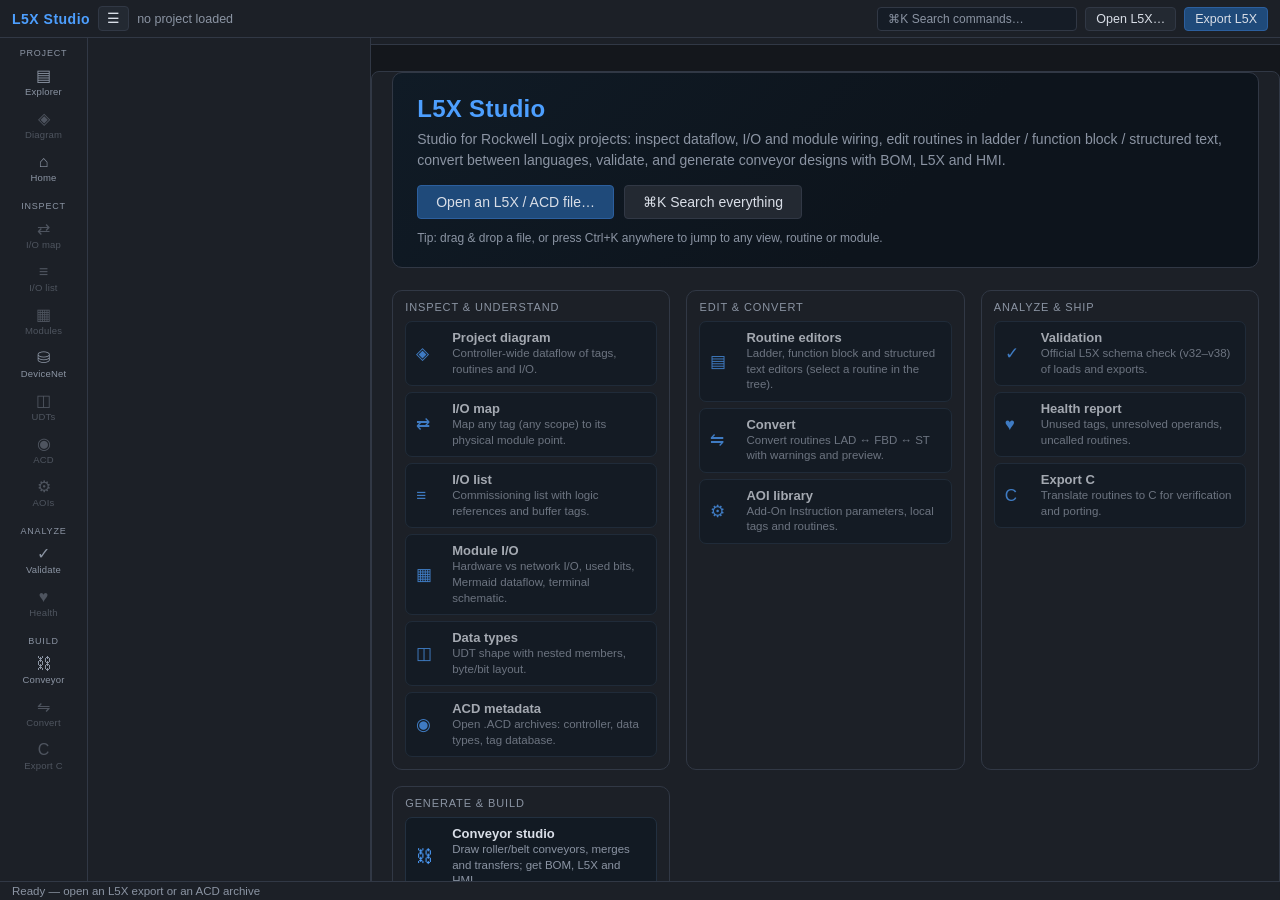
<file: index.html>
<!DOCTYPE html>
<html lang="en">
<head>
<meta charset="UTF-8">
<meta name="viewport" content="width=device-width, initial-scale=1">
<title>L5X Studio &mdash; Dataflow, UDT &amp; I/O Mapping for RSLogix 5000 Exports</title>
<link rel="stylesheet" href="css/styles.css">
</head>
<body>
<div id="app"></div>
<script>
/* global `root` used by the UMD modules' browser fallback path */
var root = typeof self !== "undefined" ? self : this;
</script>
<script src="js/util.js"></script>
<script src="js/xml.js"></script>
<script src="js/operands.js"></script>
<script src="js/ir.js"></script>
<script src="js/rll-parse.js"></script>
<script src="js/rll-serialize.js"></script>
<script src="js/st-parse.js"></script>
<script src="js/st-serialize.js"></script>
<script src="js/lang-convert.js"></script>
<script src="js/fbd-parse.js"></script>
<script src="js/fbd-serialize.js"></script>
<script src="js/fbd-convert.js"></script>
<script src="js/dataflow.js"></script>
<script src="js/l5x-model.js"></script>
<script src="js/resolve.js"></script>
<script src="js/io-map.js"></script>
<script src="js/graph-layout.js"></script>
<script src="js/render/svg.js"></script>
<script src="js/render/udt.js"></script>
<script src="js/render/diagram.js"></script>
<script src="js/render/ladder.js"></script>
<script src="js/render/fbd.js"></script>
<script src="js/ui/editor-st.js"></script>
<script src="js/ui/iopanel.js"></script>
<script src="js/ui/convert.js"></script>
<script src="js/export.js"></script>
<script src="js/schema-validate.js"></script>
<script src="js/io-list.js"></script>
<script src="js/l5k-data.js"></script>
<script src="js/codegen-c.js"></script>
<script src="js/health.js"></script>
<script src="js/acd.js"></script>
<script src="js/ui/validation-panel.js"></script>
<script src="js/ui/iolist-panel.js"></script>
<script src="js/ui/health-panel.js"></script>
<script src="js/dnet.js"></script>
  <script src="js/module-usage.js"></script>
  <script src="js/mermaid-render.js"></script>
  <script src="js/ui/aoi-panel.js"></script>
<script src="js/ui/acd-panel.js"></script>
<script src="js/data/schema-v32.js"></script>
<script src="js/data/schema-v33.js"></script>
<script src="js/data/schema-v34.js"></script>
<script src="js/data/schema-v35.js"></script>
<script src="js/data/schema-v36.js"></script>
<script src="js/data/schema-v37.js"></script>
<script src="js/data/schema-v38.js"></script>
<script src="js/conveyor/model.js"></script>
<script src="js/conveyor/designer2d.js"></script>
<script src="js/conveyor/render3d.js"></script>
<script src="js/conveyor/parts.js"></script>
<script src="js/data/parts-catalog.js"></script>
<script src="js/data/conveyor-templates.js"></script>
<script src="js/conveyor/l5xgen.js"></script>
<script src="js/conveyor/hmi.js"></script>
<script src="js/ui/conveyor-panel.js"></script>
<script src="js/ui/module-panel.js"></script>
  <script src="js/dnet-html.js"></script>
  <script src="js/ui/zoom-view.js"></script>
  <script src="js/ui/dnet-panel.js"></script>
  <script src="js/ui/app.js"></script>
<script>
document.addEventListener("DOMContentLoaded", function () {
  window.app = new L5XStudio.App(document.getElementById("app"));
});
</script>
</body>
</html>
</file>
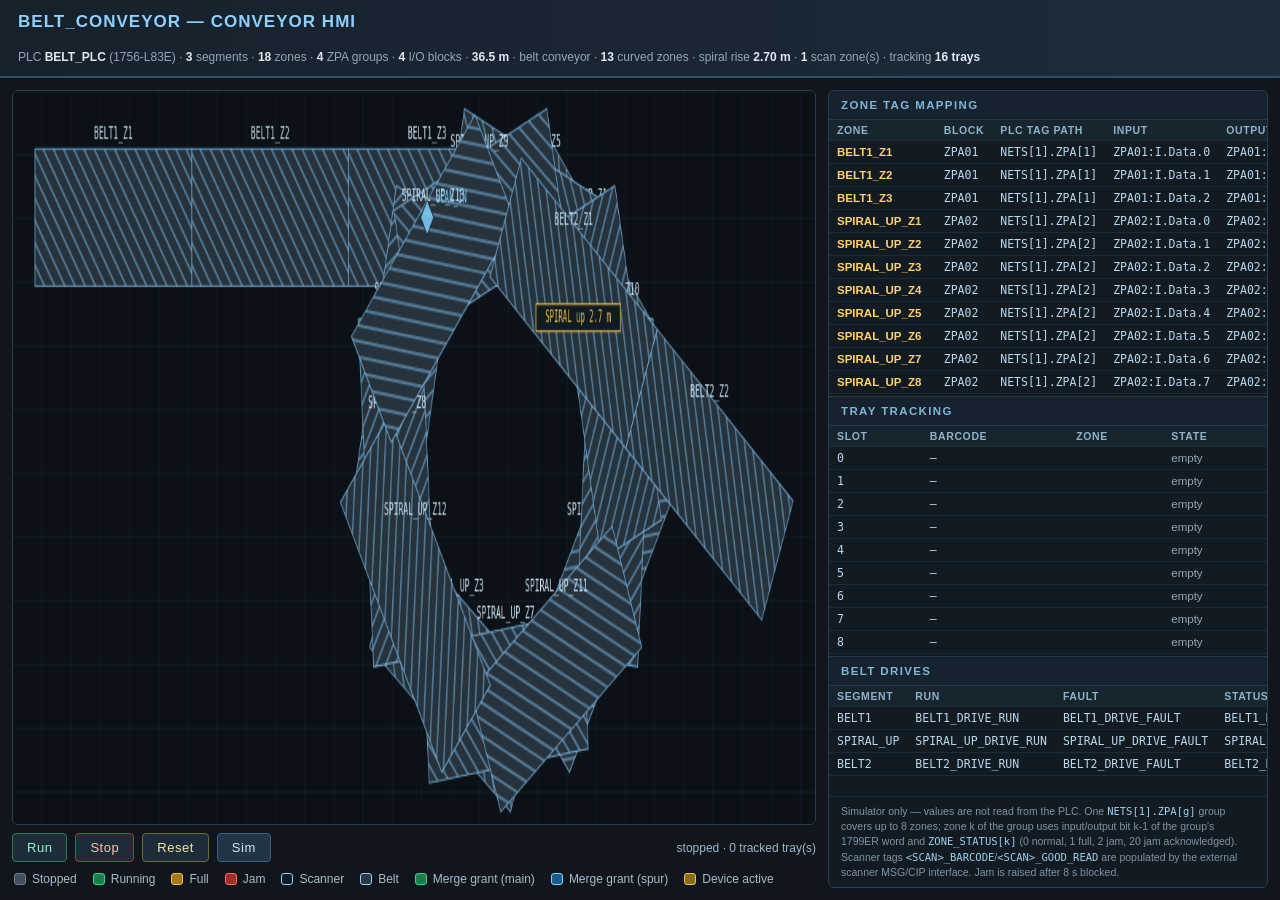
<file: demo/conveyor/BELT_CONVEYOR-hmi.html>
<!DOCTYPE html>
<html lang="en">
<head>
<meta charset="utf-8">
<meta name="viewport" content="width=device-width, initial-scale=1">
<title>BELT_CONVEYOR HMI</title>
<style>html,body{margin:0;padding:0;height:100%;background:#10161c;color:#d7e2ec;font-family:Consolas,'Segoe UI',Roboto,Arial,sans-serif;}*{box-sizing:border-box;}.hmi{display:flex;flex-direction:column;height:100%;min-height:100vh;}.hmi-header{display:flex;align-items:baseline;gap:18px;flex-wrap:wrap;padding:12px 18px;background:linear-gradient(90deg,#16212b,#1d2c39);border-bottom:2px solid #2b5169;}.hmi-header h1{font-size:17px;margin:0;letter-spacing:.06em;color:#8fd0ff;font-weight:600;}.hmi-header .meta{font-size:12px;color:#93a7b8;}.hmi-header .meta b{color:#dfe9f2;font-weight:600;}.hmi-main{display:flex;flex:1;min-height:0;gap:12px;padding:12px;}.hmi-stage{flex:1;min-width:0;display:flex;flex-direction:column;gap:8px;}.hmi-canvas-wrap{position:relative;flex:1;min-height:260px;background:#0b1116;border:1px solid #27404f;border-radius:6px;overflow:hidden;}#hmi-canvas{display:block;width:100%;height:100%;cursor:crosshair;}.hmi-controls{display:flex;gap:8px;align-items:center;flex-wrap:wrap;}.hmi-btn{background:#1d2c39;color:#cfe6f7;border:1px solid #35637f;border-radius:4px;padding:6px 14px;font-size:13px;font-family:inherit;cursor:pointer;letter-spacing:.04em;}.hmi-btn:hover{background:#26404f;border-color:#4d8db1;}.hmi-btn.run{border-color:#2f7d55;color:#9cf0c2;}.hmi-btn.stop{border-color:#8a4a3a;color:#ffc3ad;}.hmi-btn.reset{border-color:#6d6a3a;color:#f0e6a8;}.hmi-btn.sim{background:#233448;}.hmi-btn.active{background:#2a5c78;border-color:#67b7e0;color:#fff;}.hmi-status{margin-left:auto;font-size:12px;color:#9fb6c7;}.hmi-status b{color:#ffd166;font-weight:600;}.hmi-legend{display:flex;gap:16px;font-size:12px;color:#a9bccb;flex-wrap:wrap;padding:2px 2px;}.hmi-legend span{display:inline-flex;align-items:center;gap:6px;}.hmi-dot{width:12px;height:12px;border-radius:3px;display:inline-block;border:1px solid rgba(255,255,255,.25);}.hmi-panel{width:440px;max-width:46vw;display:flex;flex-direction:column;min-height:0;background:#121b22;border:1px solid #27404f;border-radius:6px;overflow:hidden;}.hmi-panel h2{margin:0;padding:8px 12px;font-size:11.5px;letter-spacing:.12em;text-transform:uppercase;color:#7fb6d6;background:#16232e;border-top:1px solid #223a49;border-bottom:1px solid #223a49;}.hmi-panel h2:first-child{border-top:0;}.hmi-table-host{flex:1;overflow:auto;min-height:110px;}.hmi-table-host.short{flex:0 0 auto;max-height:230px;}table{border-collapse:collapse;width:100%;font-size:11.5px;}th,td{padding:4px 8px;text-align:left;border-bottom:1px solid #1d2b36;white-space:nowrap;}th{position:sticky;top:0;background:#17252f;color:#8fb3c9;font-weight:600;font-size:10.5px;letter-spacing:.06em;text-transform:uppercase;z-index:1;}td.mono{font-family:Consolas,monospace;color:#b9d7ea;}td.zone{color:#ffd166;font-weight:600;}td.state-stopped{color:#93a7b8;} td.state-running{color:#3fd68a;}td.state-full{color:#f0c24b;} td.state-jam{color:#ff6b60;font-weight:700;}.hmi-notes{padding:7px 12px;font-size:10.5px;color:#7d94a5;border-top:1px solid #1d2b36;line-height:1.45;}.hmi-notes code{color:#9fd0ef;}.hmi-btn.dev{padding:1px 7px;font-size:10px;margin:0 2px;border-radius:3px;}td.state-idle{color:#93a7b8;} td.state-active{color:#f0c24b;font-weight:600;}td.state-fault{color:#ff6b60;font-weight:700;}@media (max-width:980px){.hmi-main{flex-direction:column;}.hmi-panel{width:auto;max-width:none;}}</style>
</head>
<body>
<div class="hmi">
  <header class="hmi-header">
    <h1>BELT_CONVEYOR &mdash; CONVEYOR HMI</h1>
    <div class="meta">PLC <b>BELT_PLC</b> (1756-L83E) &middot; <b>3</b> segments &middot; <b>18</b> zones &middot; <b>4</b> ZPA groups &middot; <b>4</b> I/O blocks &middot; <b>36.5 m</b> &middot; belt conveyor &middot; <b>13</b> curved zones &middot; spiral rise <b>2.70 m</b> &middot; <b>1</b> scan zone(s) &middot; tracking <b>16 trays</b></div>
  </header>
  <main class="hmi-main">
    <section class="hmi-stage">
      <div class="hmi-canvas-wrap"><canvas id="hmi-canvas" width="1100" height="460"></canvas></div>
      <div class="hmi-controls">
        <button class="hmi-btn run" id="btn-run" type="button">Run</button>
        <button class="hmi-btn stop" id="btn-stop" type="button">Stop</button>
        <button class="hmi-btn reset" id="btn-reset" type="button">Reset</button>
        <button class="hmi-btn sim" id="btn-sim" type="button">Sim</button>
        <span class="hmi-status" id="sim-status">conveyor <b>stopped</b> &middot; click a zone to toggle its sensor</span>
      </div>
      <div class="hmi-legend"><span><i class="hmi-dot" style="background:#41505f;border-color:#6b7c8d"></i>Stopped</span><span><i class="hmi-dot" style="background:#1f7a4d;border-color:#3fd68a"></i>Running</span><span><i class="hmi-dot" style="background:#a8781f;border-color:#f0c24b"></i>Full</span><span><i class="hmi-dot" style="background:#9e2f2a;border-color:#ff6b60"></i>Jam</span><span><i class="hmi-dot" style="background:#101a22;border-color:#7fd4ff"></i>Scanner</span><span><i class="hmi-dot" style="background:#2b3a47;border-color:#8fd0ff"></i>Belt</span><span><i class="hmi-dot" style="background:#1f7a4d;border-color:#3fd68a"></i>Merge grant (main)</span><span><i class="hmi-dot" style="background:#1d5c8a;border-color:#7fd4ff"></i>Merge grant (spur)</span><span><i class="hmi-dot" style="background:#8a6a1f;border-color:#f0c24b"></i>Device active</span></div>
    </section>
    <aside class="hmi-panel">
      <h2>Zone tag mapping</h2>
      <div class="hmi-table-host"><table id="tag-map">
        <thead><tr><th>Zone</th><th>Block</th><th>PLC tag path</th><th>Input</th><th>Output</th><th>IP</th></tr></thead>
        <tbody>
          <tr data-zone="1"><td class="zone">BELT1_Z1</td><td class="mono">ZPA01</td><td class="mono">NETS[1].ZPA[1]</td><td class="mono">ZPA01:I.Data.0</td><td class="mono">ZPA01:O.Data.0</td><td class="mono">192.168.1.120</td></tr>
          <tr data-zone="2"><td class="zone">BELT1_Z2</td><td class="mono">ZPA01</td><td class="mono">NETS[1].ZPA[1]</td><td class="mono">ZPA01:I.Data.1</td><td class="mono">ZPA01:O.Data.1</td><td class="mono">192.168.1.120</td></tr>
          <tr data-zone="3"><td class="zone">BELT1_Z3</td><td class="mono">ZPA01</td><td class="mono">NETS[1].ZPA[1]</td><td class="mono">ZPA01:I.Data.2</td><td class="mono">ZPA01:O.Data.2</td><td class="mono">192.168.1.120</td></tr>
          <tr data-zone="4"><td class="zone">SPIRAL_UP_Z1</td><td class="mono">ZPA02</td><td class="mono">NETS[1].ZPA[2]</td><td class="mono">ZPA02:I.Data.0</td><td class="mono">ZPA02:O.Data.0</td><td class="mono">192.168.1.121</td></tr>
          <tr data-zone="5"><td class="zone">SPIRAL_UP_Z2</td><td class="mono">ZPA02</td><td class="mono">NETS[1].ZPA[2]</td><td class="mono">ZPA02:I.Data.1</td><td class="mono">ZPA02:O.Data.1</td><td class="mono">192.168.1.121</td></tr>
          <tr data-zone="6"><td class="zone">SPIRAL_UP_Z3</td><td class="mono">ZPA02</td><td class="mono">NETS[1].ZPA[2]</td><td class="mono">ZPA02:I.Data.2</td><td class="mono">ZPA02:O.Data.2</td><td class="mono">192.168.1.121</td></tr>
          <tr data-zone="7"><td class="zone">SPIRAL_UP_Z4</td><td class="mono">ZPA02</td><td class="mono">NETS[1].ZPA[2]</td><td class="mono">ZPA02:I.Data.3</td><td class="mono">ZPA02:O.Data.3</td><td class="mono">192.168.1.121</td></tr>
          <tr data-zone="8"><td class="zone">SPIRAL_UP_Z5</td><td class="mono">ZPA02</td><td class="mono">NETS[1].ZPA[2]</td><td class="mono">ZPA02:I.Data.4</td><td class="mono">ZPA02:O.Data.4</td><td class="mono">192.168.1.121</td></tr>
          <tr data-zone="9"><td class="zone">SPIRAL_UP_Z6</td><td class="mono">ZPA02</td><td class="mono">NETS[1].ZPA[2]</td><td class="mono">ZPA02:I.Data.5</td><td class="mono">ZPA02:O.Data.5</td><td class="mono">192.168.1.121</td></tr>
          <tr data-zone="10"><td class="zone">SPIRAL_UP_Z7</td><td class="mono">ZPA02</td><td class="mono">NETS[1].ZPA[2]</td><td class="mono">ZPA02:I.Data.6</td><td class="mono">ZPA02:O.Data.6</td><td class="mono">192.168.1.121</td></tr>
          <tr data-zone="11"><td class="zone">SPIRAL_UP_Z8</td><td class="mono">ZPA02</td><td class="mono">NETS[1].ZPA[2]</td><td class="mono">ZPA02:I.Data.7</td><td class="mono">ZPA02:O.Data.7</td><td class="mono">192.168.1.121</td></tr>
          <tr data-zone="12"><td class="zone">SPIRAL_UP_Z9</td><td class="mono">ZPA03</td><td class="mono">NETS[1].ZPA[3]</td><td class="mono">ZPA03:I.Data.0</td><td class="mono">ZPA03:O.Data.0</td><td class="mono">192.168.1.122</td></tr>
          <tr data-zone="13"><td class="zone">SPIRAL_UP_Z10</td><td class="mono">ZPA03</td><td class="mono">NETS[1].ZPA[3]</td><td class="mono">ZPA03:I.Data.1</td><td class="mono">ZPA03:O.Data.1</td><td class="mono">192.168.1.122</td></tr>
          <tr data-zone="14"><td class="zone">SPIRAL_UP_Z11</td><td class="mono">ZPA03</td><td class="mono">NETS[1].ZPA[3]</td><td class="mono">ZPA03:I.Data.2</td><td class="mono">ZPA03:O.Data.2</td><td class="mono">192.168.1.122</td></tr>
          <tr data-zone="15"><td class="zone">SPIRAL_UP_Z12</td><td class="mono">ZPA03</td><td class="mono">NETS[1].ZPA[3]</td><td class="mono">ZPA03:I.Data.3</td><td class="mono">ZPA03:O.Data.3</td><td class="mono">192.168.1.122</td></tr>
          <tr data-zone="16"><td class="zone">SPIRAL_UP_Z13</td><td class="mono">ZPA03</td><td class="mono">NETS[1].ZPA[3]</td><td class="mono">ZPA03:I.Data.4</td><td class="mono">ZPA03:O.Data.4</td><td class="mono">192.168.1.122</td></tr>
          <tr data-zone="17"><td class="zone">BELT2_Z1</td><td class="mono">ZPA04</td><td class="mono">NETS[1].ZPA[4]</td><td class="mono">ZPA04:I.Data.0</td><td class="mono">ZPA04:O.Data.0</td><td class="mono">192.168.1.123</td></tr>
          <tr data-zone="18"><td class="zone">BELT2_Z2</td><td class="mono">ZPA04</td><td class="mono">NETS[1].ZPA[4]</td><td class="mono">ZPA04:I.Data.1</td><td class="mono">ZPA04:O.Data.1</td><td class="mono">192.168.1.123</td></tr>
        </tbody></table></div>
      <h2>Tray tracking</h2>
      <div class="hmi-table-host short"><table id="track-table">
        <thead><tr><th>Slot</th><th>Barcode</th><th>Zone</th><th>State</th></tr></thead>
        <tbody id="track-body"></tbody></table></div>
      <h2>Belt drives</h2>
      <div class="hmi-table-host short"><table id="drive-table">
        <thead><tr><th>Segment</th><th>Run</th><th>Fault</th><th>Status</th></tr></thead>
        <tbody>
        <tr><td class="mono">BELT1</td><td class="mono">BELT1_DRIVE_RUN</td><td class="mono">BELT1_DRIVE_FAULT</td><td class="mono">BELT1_DRIVE_STATUS</td></tr>
        <tr><td class="mono">SPIRAL_UP</td><td class="mono">SPIRAL_UP_DRIVE_RUN</td><td class="mono">SPIRAL_UP_DRIVE_FAULT</td><td class="mono">SPIRAL_UP_DRIVE_STATUS</td></tr>
        <tr><td class="mono">BELT2</td><td class="mono">BELT2_DRIVE_RUN</td><td class="mono">BELT2_DRIVE_FAULT</td><td class="mono">BELT2_DRIVE_STATUS</td></tr>
        </tbody></table></div>


      <div class="hmi-notes">
        Simulator only &mdash; values are not read from the PLC. One <code>NETS[1].ZPA[g]</code> group covers up to 8 zones; zone k of the group uses input/output bit k-1 of the group's 1799ER word and <code>ZONE_STATUS[k]</code> (0 normal, 1 full, 2 jam, 20 jam acknowledged). Scanner tags <code>&lt;SCAN&gt;_BARCODE</code>/<code>&lt;SCAN&gt;_GOOD_READ</code> are populated by the external scanner MSG/CIP interface. Jam is raised after 8 s blocked.
      </div>
    </aside>
  </main>
</div>
<script>
var HMI_DATA = {"version":"2.1.0","designName":"BELT_CONVEYOR","controllerName":"BELT_PLC","processorType":"1756-L83E","conveyorType":"belt","segments":3,"zones":18,"groups":4,"blocks":4,"lengthM":36.49,"curvedZones":13,"spiralRiseM":2.7,"beltSegments":3,"jamSeconds":8,"bounds":{"minX":0,"minY":-0.4,"width":9.6641,"height":3.5998},"zoneStates":[{"index":1,"label":"BELT1_Z1","segment":"BELT1","segmentKind":"straight","zoneInSegment":1,"group":1,"zoneInGroup":1,"block":"ZPA01","ip":"192.168.1.120","x":1,"y":0,"angleDeg":0,"lengthM":2,"widthM":0.8,"curved":false,"conveyorType":"belt","radiusM":null,"taperStandardId":null,"spiral":null,"sensorName":"BELT1_Z1_SENSOR","motorName":"BELT1_Z1_RUN","inputAddress":"ZPA01:I.Data.0","outputAddress":"ZPA01:O.Data.0","plcPath":"NETS[1].ZPA[1]","statusPath":"NETS[1].ZPA[1].ZONE_STATUS[1]","driveLabel":"BELT1"},{"index":2,"label":"BELT1_Z2","segment":"BELT1","segmentKind":"straight","zoneInSegment":2,"group":1,"zoneInGroup":2,"block":"ZPA01","ip":"192.168.1.120","x":3,"y":0,"angleDeg":0,"lengthM":2,"widthM":0.8,"curved":false,"conveyorType":"belt","radiusM":null,"taperStandardId":null,"spiral":null,"sensorName":"BELT1_Z2_SENSOR","motorName":"BELT1_Z2_RUN","inputAddress":"ZPA01:I.Data.1","outputAddress":"ZPA01:O.Data.1","plcPath":"NETS[1].ZPA[1]","statusPath":"NETS[1].ZPA[1].ZONE_STATUS[2]","driveLabel":"BELT1"},{"index":3,"label":"BELT1_Z3","segment":"BELT1","segmentKind":"straight","zoneInSegment":3,"group":1,"zoneInGroup":3,"block":"ZPA01","ip":"192.168.1.120","x":5,"y":0,"angleDeg":0,"lengthM":2,"widthM":0.8,"curved":false,"conveyorType":"belt","radiusM":null,"taperStandardId":null,"spiral":null,"sensorName":"BELT1_Z3_SENSOR","motorName":"BELT1_Z3_RUN","inputAddress":"ZPA01:I.Data.2","outputAddress":"ZPA01:O.Data.2","plcPath":"NETS[1].ZPA[1]","statusPath":"NETS[1].ZPA[1].ZONE_STATUS[3]","driveLabel":"BELT1"},{"index":4,"label":"SPIRAL_UP_Z1","segment":"SPIRAL_UP","segmentKind":"spiral","zoneInSegment":1,"group":2,"zoneInGroup":1,"block":"ZPA02","ip":"192.168.1.121","x":6.924642476266891,"y":0.3565032973394271,"angleDeg":39.397,"lengthM":2.037,"widthM":0.8,"curved":true,"conveyorType":"belt","radiusM":1.4,"taperStandardId":null,"spiral":{"direction":"up","pitchM":0.9,"heightM":2.7,"slopeDeg":5.84,"turns":3,"z":0.1},"sensorName":"SPIRAL_UP_Z1_SENSOR","motorName":"SPIRAL_UP_Z1_RUN","inputAddress":"ZPA02:I.Data.0","outputAddress":"ZPA02:O.Data.0","plcPath":"NETS[1].ZPA[2]","statusPath":"NETS[1].ZPA[2].ZONE_STATUS[1]","driveLabel":"SPIRAL_UP"},{"index":5,"label":"SPIRAL_UP_Z2","segment":"SPIRAL_UP","segmentKind":"spiral","zoneInSegment":2,"group":2,"zoneInGroup":2,"block":"ZPA02","ip":"192.168.1.121","x":7.150690111404892,"y":2.1941274246327342,"angleDeg":129.397,"lengthM":2.037,"widthM":0.8,"curved":true,"conveyorType":"belt","radiusM":1.4,"taperStandardId":null,"spiral":{"direction":"up","pitchM":0.9,"heightM":2.7,"slopeDeg":5.84,"turns":3,"z":0.31},"sensorName":"SPIRAL_UP_Z2_SENSOR","motorName":"SPIRAL_UP_Z2_RUN","inputAddress":"ZPA02:I.Data.1","outputAddress":"ZPA02:O.Data.1","plcPath":"NETS[1].ZPA[2]","statusPath":"NETS[1].ZPA[2].ZONE_STATUS[2]","driveLabel":"SPIRAL_UP"},{"index":6,"label":"SPIRAL_UP_Z3","segment":"SPIRAL_UP","segmentKind":"spiral","zoneInSegment":3,"group":2,"zoneInGroup":3,"block":"ZPA02","ip":"192.168.1.121","x":5.352527230900117,"y":2.6337335163445665,"angleDeg":-151.885,"lengthM":2.037,"widthM":0.8,"curved":true,"conveyorType":"belt","radiusM":1.4,"taperStandardId":null,"spiral":{"direction":"up","pitchM":0.9,"heightM":2.7,"slopeDeg":5.84,"turns":3,"z":0.52},"sensorName":"SPIRAL_UP_Z3_SENSOR","motorName":"SPIRAL_UP_Z3_RUN","inputAddress":"ZPA02:I.Data.2","outputAddress":"ZPA02:O.Data.2","plcPath":"NETS[1].ZPA[2]","statusPath":"NETS[1].ZPA[2].ZONE_STATUS[3]","driveLabel":"SPIRAL_UP"},{"index":7,"label":"SPIRAL_UP_Z4","segment":"SPIRAL_UP","segmentKind":"spiral","zoneInSegment":4,"group":2,"zoneInGroup":4,"block":"ZPA02","ip":"192.168.1.121","x":4.694326047323379,"y":0.9046563032389988,"angleDeg":-73.123,"lengthM":2.037,"widthM":0.8,"curved":true,"conveyorType":"belt","radiusM":1.4,"taperStandardId":null,"spiral":{"direction":"up","pitchM":0.9,"heightM":2.7,"slopeDeg":5.84,"turns":3,"z":0.73},"sensorName":"SPIRAL_UP_Z4_SENSOR","motorName":"SPIRAL_UP_Z4_RUN","inputAddress":"ZPA02:I.Data.3","outputAddress":"ZPA02:O.Data.3","plcPath":"NETS[1].ZPA[2]","statusPath":"NETS[1].ZPA[2].ZONE_STATUS[4]","driveLabel":"SPIRAL_UP"},{"index":8,"label":"SPIRAL_UP_Z5","segment":"SPIRAL_UP","segmentKind":"spiral","zoneInSegment":5,"group":2,"zoneInGroup":5,"block":"ZPA02","ip":"192.168.1.121","x":6.333731327911044,"y":0.04529481094217826,"angleDeg":16.877,"lengthM":2.037,"widthM":0.8,"curved":true,"conveyorType":"belt","radiusM":1.4,"taperStandardId":null,"spiral":{"direction":"up","pitchM":0.9,"heightM":2.7,"slopeDeg":5.84,"turns":3,"z":0.94},"sensorName":"SPIRAL_UP_Z5_SENSOR","motorName":"SPIRAL_UP_Z5_RUN","inputAddress":"ZPA02:I.Data.4","outputAddress":"ZPA02:O.Data.4","plcPath":"NETS[1].ZPA[2]","statusPath":"NETS[1].ZPA[2].ZONE_STATUS[5]","driveLabel":"SPIRAL_UP"},{"index":9,"label":"SPIRAL_UP_Z6","segment":"SPIRAL_UP","segmentKind":"spiral","zoneInSegment":6,"group":2,"zoneInGroup":6,"block":"ZPA02","ip":"192.168.1.121","x":7.3834444713385645,"y":1.5680786199791092,"angleDeg":95.625,"lengthM":2.037,"widthM":0.8,"curved":true,"conveyorType":"belt","radiusM":1.4,"taperStandardId":null,"spiral":{"direction":"up","pitchM":0.9,"heightM":2.7,"slopeDeg":5.84,"turns":3,"z":1.14},"sensorName":"SPIRAL_UP_Z6_SENSOR","motorName":"SPIRAL_UP_Z6_RUN","inputAddress":"ZPA02:I.Data.5","outputAddress":"ZPA02:O.Data.5","plcPath":"NETS[1].ZPA[2]","statusPath":"NETS[1].ZPA[2].ZONE_STATUS[6]","driveLabel":"SPIRAL_UP"},{"index":10,"label":"SPIRAL_UP_Z7","segment":"SPIRAL_UP","segmentKind":"spiral","zoneInSegment":7,"group":2,"zoneInGroup":7,"block":"ZPA02","ip":"192.168.1.121","x":6.0000000000000115,"y":2.7999999999999985,"angleDeg":174.375,"lengthM":2.037,"widthM":0.8,"curved":true,"conveyorType":"belt","radiusM":1.4,"taperStandardId":null,"spiral":{"direction":"up","pitchM":0.9,"heightM":2.7,"slopeDeg":5.84,"turns":3,"z":1.35},"sensorName":"SPIRAL_UP_Z7_SENSOR","motorName":"SPIRAL_UP_Z7_RUN","inputAddress":"ZPA02:I.Data.6","outputAddress":"ZPA02:O.Data.6","plcPath":"NETS[1].ZPA[2]","statusPath":"NETS[1].ZPA[2].ZONE_STATUS[7]","driveLabel":"SPIRAL_UP"},{"index":11,"label":"SPIRAL_UP_Z8","segment":"SPIRAL_UP","segmentKind":"spiral","zoneInSegment":8,"group":2,"zoneInGroup":8,"block":"ZPA02","ip":"192.168.1.121","x":4.616555528661438,"y":1.5680786199791352,"angleDeg":-95.625,"lengthM":2.037,"widthM":0.8,"curved":true,"conveyorType":"belt","radiusM":1.4,"taperStandardId":null,"spiral":{"direction":"up","pitchM":0.9,"heightM":2.7,"slopeDeg":5.84,"turns":3,"z":1.56},"sensorName":"SPIRAL_UP_Z8_SENSOR","motorName":"SPIRAL_UP_Z8_RUN","inputAddress":"ZPA02:I.Data.7","outputAddress":"ZPA02:O.Data.7","plcPath":"NETS[1].ZPA[2]","statusPath":"NETS[1].ZPA[2].ZONE_STATUS[8]","driveLabel":"SPIRAL_UP"},{"index":12,"label":"SPIRAL_UP_Z9","segment":"SPIRAL_UP","segmentKind":"spiral","zoneInSegment":9,"group":3,"zoneInGroup":1,"block":"ZPA03","ip":"192.168.1.122","x":5.666266430889557,"y":0.045295490894945764,"angleDeg":-16.877,"lengthM":2.037,"widthM":0.8,"curved":true,"conveyorType":"belt","radiusM":1.4,"taperStandardId":null,"spiral":{"direction":"up","pitchM":0.9,"heightM":2.7,"slopeDeg":5.84,"turns":3,"z":1.77},"sensorName":"SPIRAL_UP_Z9_SENSOR","motorName":"SPIRAL_UP_Z9_RUN","inputAddress":"ZPA03:I.Data.0","outputAddress":"ZPA03:O.Data.0","plcPath":"NETS[1].ZPA[3]","statusPath":"NETS[1].ZPA[3].ZONE_STATUS[1]","driveLabel":"SPIRAL_UP"},{"index":13,"label":"SPIRAL_UP_Z10","segment":"SPIRAL_UP","segmentKind":"spiral","zoneInSegment":10,"group":3,"zoneInGroup":2,"block":"ZPA03","ip":"192.168.1.122","x":7.305671460314657,"y":0.9046480881387743,"angleDeg":73.123,"lengthM":2.037,"widthM":0.8,"curved":true,"conveyorType":"belt","radiusM":1.4,"taperStandardId":null,"spiral":{"direction":"up","pitchM":0.9,"heightM":2.7,"slopeDeg":5.84,"turns":3,"z":1.97},"sensorName":"SPIRAL_UP_Z10_SENSOR","motorName":"SPIRAL_UP_Z10_RUN","inputAddress":"ZPA03:I.Data.1","outputAddress":"ZPA03:O.Data.1","plcPath":"NETS[1].ZPA[3]","statusPath":"NETS[1].ZPA[3].ZONE_STATUS[2]","driveLabel":"SPIRAL_UP"},{"index":14,"label":"SPIRAL_UP_Z11","segment":"SPIRAL_UP","segmentKind":"spiral","zoneInSegment":11,"group":3,"zoneInGroup":3,"block":"ZPA03","ip":"192.168.1.122","x":6.6474775867521885,"y":2.6337309422848847,"angleDeg":151.885,"lengthM":2.037,"widthM":0.8,"curved":true,"conveyorType":"belt","radiusM":1.4,"taperStandardId":null,"spiral":{"direction":"up","pitchM":0.9,"heightM":2.7,"slopeDeg":5.84,"turns":3,"z":2.18},"sensorName":"SPIRAL_UP_Z11_SENSOR","motorName":"SPIRAL_UP_Z11_RUN","inputAddress":"ZPA03:I.Data.2","outputAddress":"ZPA03:O.Data.2","plcPath":"NETS[1].ZPA[3]","statusPath":"NETS[1].ZPA[3].ZONE_STATUS[3]","driveLabel":"SPIRAL_UP"},{"index":15,"label":"SPIRAL_UP_Z12","segment":"SPIRAL_UP","segmentKind":"spiral","zoneInSegment":12,"group":3,"zoneInGroup":4,"block":"ZPA03","ip":"192.168.1.122","x":4.849309885171937,"y":2.1941274204647994,"angleDeg":-129.397,"lengthM":2.037,"widthM":0.8,"curved":true,"conveyorType":"belt","radiusM":1.4,"taperStandardId":null,"spiral":{"direction":"up","pitchM":0.9,"heightM":2.7,"slopeDeg":5.84,"turns":3,"z":2.39},"sensorName":"SPIRAL_UP_Z12_SENSOR","motorName":"SPIRAL_UP_Z12_RUN","inputAddress":"ZPA03:I.Data.3","outputAddress":"ZPA03:O.Data.3","plcPath":"NETS[1].ZPA[3]","statusPath":"NETS[1].ZPA[3].ZONE_STATUS[4]","driveLabel":"SPIRAL_UP"},{"index":16,"label":"SPIRAL_UP_Z13","segment":"SPIRAL_UP","segmentKind":"spiral","zoneInSegment":13,"group":3,"zoneInGroup":5,"block":"ZPA03","ip":"192.168.1.122","x":5.0753575279010485,"y":0.3565032939162538,"angleDeg":-39.397,"lengthM":2.037,"widthM":0.8,"curved":true,"conveyorType":"belt","radiusM":1.4,"taperStandardId":null,"spiral":{"direction":"up","pitchM":0.9,"heightM":2.7,"slopeDeg":5.84,"turns":3,"z":2.6},"sensorName":"SPIRAL_UP_Z13_SENSOR","motorName":"SPIRAL_UP_Z13_RUN","inputAddress":"ZPA03:I.Data.4","outputAddress":"ZPA03:O.Data.4","plcPath":"NETS[1].ZPA[3]","statusPath":"NETS[1].ZPA[3].ZONE_STATUS[5]","driveLabel":"SPIRAL_UP"},{"index":17,"label":"BELT2_Z1","segment":"BELT2","segmentKind":"straight","zoneInSegment":1,"group":4,"zoneInGroup":1,"block":"ZPA04","ip":"192.168.1.123","x":6.866018750807208,"y":0.5000108261011598,"angleDeg":30.001,"lengthM":2,"widthM":0.8,"curved":false,"conveyorType":"belt","radiusM":null,"taperStandardId":null,"spiral":null,"sensorName":"BELT2_Z1_SENSOR","motorName":"BELT2_Z1_RUN","inputAddress":"ZPA04:I.Data.0","outputAddress":"ZPA04:O.Data.0","plcPath":"NETS[1].ZPA[4]","statusPath":"NETS[1].ZPA[4].ZONE_STATUS[1]","driveLabel":"BELT2"},{"index":18,"label":"BELT2_Z2","segment":"BELT2","segmentKind":"straight","zoneInSegment":2,"group":4,"zoneInGroup":2,"block":"ZPA04","ip":"192.168.1.123","x":8.598081249192793,"y":1.4999891738988407,"angleDeg":30.001,"lengthM":2,"widthM":0.8,"curved":false,"conveyorType":"belt","radiusM":null,"taperStandardId":null,"spiral":null,"sensorName":"BELT2_Z2_SENSOR","motorName":"BELT2_Z2_RUN","inputAddress":"ZPA04:I.Data.1","outputAddress":"ZPA04:O.Data.1","plcPath":"NETS[1].ZPA[4]","statusPath":"NETS[1].ZPA[4].ZONE_STATUS[2]","driveLabel":"BELT2"}],"segmentsInfo":[{"name":"BELT1","kind":"straight","conveyorType":"belt","radiusM":null,"curveDeg":0,"taperStandardId":null,"taperDeltaM":null,"spiral":null,"zoneCount":3,"lengthM":6,"zStart":0,"zEnd":0},{"name":"SPIRAL_UP","kind":"spiral","conveyorType":"belt","radiusM":1.4,"curveDeg":0,"taperStandardId":null,"taperDeltaM":null,"spiral":{"direction":"up","pitchM":0.9,"heightM":2.7,"slopeDeg":5.84,"turns":3},"zoneCount":13,"lengthM":26.485,"zStart":0,"zEnd":2.7},{"name":"BELT2","kind":"straight","conveyorType":"belt","radiusM":null,"curveDeg":0,"taperStandardId":null,"taperDeltaM":null,"spiral":null,"zoneCount":2,"lengthM":4,"zStart":2.7,"zEnd":2.7}],"scanZones":[{"name":"SCAN_IN","type":"barcode","side":"right","zoneIndex":3,"blockName":"ZPA01","x":5,"y":0,"angleDeg":0,"barcodeTag":"SCAN_IN_BARCODE","goodReadTag":"SCAN_IN_GOOD_READ"}],"tracking":{"enabled":true,"maxTrays":16,"barcodeLen":20,"zoneCount":18,"scanZones":1,"tagPrefix":"TRACK","scanZoneIndexes":[3]},"drives":[{"segment":"BELT1","runCmdTag":"BELT1_RUN_CMD","runTag":"BELT1_DRIVE_RUN","faultTag":"BELT1_DRIVE_FAULT","statusTag":"BELT1_DRIVE_STATUS"},{"segment":"SPIRAL_UP","runCmdTag":"SPIRAL_UP_RUN_CMD","runTag":"SPIRAL_UP_DRIVE_RUN","faultTag":"SPIRAL_UP_DRIVE_FAULT","statusTag":"SPIRAL_UP_DRIVE_STATUS"},{"segment":"BELT2","runCmdTag":"BELT2_RUN_CMD","runTag":"BELT2_DRIVE_RUN","faultTag":"BELT2_DRIVE_FAULT","statusTag":"BELT2_DRIVE_STATUS"}],"merges":[],"transfers":[],"palette":{"stopped":"#41505f","running":"#1f7a4d","full":"#a8781f","jam":"#9e2f2a"}};
(function () {
  "use strict";
  var DATA = HMI_DATA;
  var ZONES = DATA.zoneStates;
  var JAM_MS = DATA.jamSeconds * 1000;
  var COLORS = DATA.palette;
  var STATE_NAMES = ["stopped", "running", "full", "jam"];
  var SEGMENTS = {};
  DATA.segmentsInfo.forEach(function (s) { SEGMENTS[s.name] = s; });
  var SCAN_BY_ZONE = {};
  DATA.scanZones.forEach(function (s) { if (s.zoneIndex) SCAN_BY_ZONE[s.zoneIndex] = s; });
  var canvas = document.getElementById("hmi-canvas");
  var ctx = canvas.getContext("2d");
  var statusEl = document.getElementById("sim-status");
  var simBtn = document.getElementById("btn-sim");
  var trackBody = document.getElementById("track-body");
  var TRACK = DATA.tracking || null;
  var sim = { running: false, auto: false, hover: -1, now: 0, nextId: 1,
              zones: ZONES.map(function () { return { pkg: null, state: 0, blockedMs: 0 }; }),
              merges: DATA.merges.map(function () { return { mainGrant: false, spurGrant: false, lastMain: false, blockedMs: 0, grant: "" }; }),
              devices: DATA.transfers.map(function () { return { state: 0, fault: 0, seqStart: 0, seq: 0 }; }),
              trays: {}, spawnAt: 0, lastTick: 0 };
  var view = { scale: 1, ox: 0, oy: 0, screen: [], zoneScreen: {}, transferScreen: [] };
  function fitView() {
    var b = DATA.bounds;
    var pad = 30;
    var sx = (canvas.width - pad * 2) / Math.max(0.001, b.width);
    var sy = (canvas.height - pad * 2) / Math.max(0.001, b.height);
    view.scale = Math.min(sx, sy);
    view.ox = pad + (canvas.width - pad * 2 - b.width * view.scale) / 2 - b.minX * view.scale;
    view.oy = pad + (canvas.height - pad * 2 - b.height * view.scale) / 2 - b.minY * view.scale;
  }
  function worldToScreen(x, y) { return { x: view.ox + x * view.scale, y: view.oy + y * view.scale }; }
  function stateName(z) { return STATE_NAMES[sim.zones[z].state] || "stopped"; }
  function spawnPackage(zoneIndex) {
    var pkg = { id: sim.nextId++, barcode: null, zone: zoneIndex + 1 };
    sim.zones[zoneIndex].pkg = pkg;
    sim.zones[zoneIndex].state = 2;
    return pkg;
  }
  function traySlot(pkg) { return TRACK ? (pkg.id % TRACK.maxTrays) : 0; }
  function upsertTray(pkg) {
    if (!TRACK || !pkg.barcode) return;
    sim.trays[traySlot(pkg)] = { slot: traySlot(pkg), barcode: pkg.barcode, zone: pkg.zone, id: pkg.id };
  }
  function renderTracking() {
    if (!trackBody || !TRACK) return;
    var rows = [];
    for (var s = 0; s < TRACK.maxTrays; s++) {
      var t = sim.trays[s];
      var st = t ? (sim.zones[Math.max(0, Math.min(sim.zones.length - 1, t.zone - 1))].state) : 0;
      rows.push("<tr><td class=\"mono\">" + s + "</td><td class=\"mono\">" +
        (t ? t.barcode : "&mdash;") + "</td><td class=\"zone\">" +
        (t ? t.zone : "") + "</td><td class=\"state-" + STATE_NAMES[st] + "\">" +
        (t ? STATE_NAMES[st] : "empty") + "</td></tr>");
    }
    trackBody.innerHTML = rows.join("");
  }
  function updateStatus() {
    var jams = sim.zones.filter(function (z) { return z.state === 3; }).length;
    var trays = 0; for (var k in sim.trays) if (sim.trays.hasOwnProperty(k)) trays++;
    var activeDev = sim.devices.filter(function (d) { return d.state !== 0; }).length;
    var grants = DATA.merges.map(function (m, mi) { return sim.merges[mi].grant || "-"; }).filter(function (g) { return g !== "-"; }).length;
    statusEl.innerHTML = (sim.running ? "running" : "stopped") +
      (sim.auto ? " \u00b7 sim auto" : "") +
      (jams ? " \u00b7 <b>" + jams + " jam(s)</b>" : "") +
      (TRACK ? " \u00b7 " + trays + " tracked tray(s)" : "") +
      (DATA.merges.length ? " \u00b7 " + grants + " merge grant(s)" : "") +
      (DATA.transfers.length ? " \u00b7 " + activeDev + " device(s) active" : "");
  }
  function drawBelt(zone, s, w) {
    ctx.fillStyle = "#26333d";
    ctx.fillRect(-s / 2, -w / 2, s, w);
    var spacing = 14;
    var off = (sim.now * 0.014) % spacing;
    ctx.save();
    ctx.beginPath();
    ctx.rect(-s / 2, -w / 2, s, w);
    ctx.clip();
    ctx.strokeStyle = "rgba(143,208,255,0.45)";
    ctx.lineWidth = 2;
    for (var x = -s / 2 - w + off; x < s / 2 + w; x += spacing) {
      ctx.beginPath(); ctx.moveTo(x, -w / 2); ctx.lineTo(x + w, w / 2); ctx.stroke();
    }
    ctx.restore();
    ctx.strokeStyle = "rgba(143,208,255,0.7)";
    ctx.strokeRect(-s / 2, -w / 2, s, w);
  }
  var DEVICE_STATE_NAMES = { pusher: ["idle", "extending", "extended", "retracting"],
    rotary_table: ["idle", "rotating", "at position", "returning"],
    popup_transfer: ["idle", "raising", "transferring", "lowering", "fault"] };
  function deviceStateName(d, i) { var names = DEVICE_STATE_NAMES[d.type] || ["idle", "active"]; return names[sim.devices[i].state] || "idle"; }
  function deviceTimings(d) { if (d.type === "pusher") return [500, 1500, 500]; if (d.type === "rotary_table") return [1100, 1400, 500]; return [600, 1500, 600]; }
  function renderDevices() {
    for (var i = 0; i < DATA.transfers.length; i++) {
      var el = document.getElementById("dev-state-" + i);
      if (el) el.innerHTML = deviceStateName(DATA.transfers[i], i);
      var fe = document.getElementById("dev-fault-" + i);
      if (fe) fe.innerHTML = sim.devices[i].fault ? "1" : "0";
    }
    for (var m = 0; m < DATA.merges.length; m++) {
      var me = document.getElementById("merge-grant-" + DATA.merges[m].name);
      if (me) me.innerHTML = sim.merges[m].grant || "-";
    }
  }
  function triggerDevice(index) {
    var d = DATA.transfers[index]; if (!d) return;
    var dev = sim.devices[index]; if (dev.state !== 0) return;
    dev.state = 1; dev.seqStart = Date.now();
    for (var c = 0; c < 4; c++) { var btn = document.getElementById("dev-" + index + "-" + c); if (btn) btn.className = "hmi-btn dev active"; }
  }
  function drawMergeJunctions() {
    for (var i = 0; i < DATA.merges.length; i++) {
      var m = DATA.merges[i]; var ms = sim.merges[i];
      var mz = view.zoneScreen[m.mergeZone], mn = view.zoneScreen[m.mainZone], sp = view.zoneScreen[m.spurZone];
      if (!mz) continue;
      if (mn) { ctx.strokeStyle = ms.mainGrant ? "#3fd68a" : "rgba(90,120,140,0.7)"; ctx.lineWidth = ms.mainGrant ? 3 : 2; ctx.beginPath(); ctx.moveTo(mn.x, mn.y); ctx.lineTo(mz.x, mz.y); ctx.stroke(); }
      if (sp) { ctx.strokeStyle = ms.spurGrant ? "#7fd4ff" : "rgba(90,120,140,0.55)"; ctx.lineWidth = ms.spurGrant ? 3 : 2; ctx.setLineDash([6, 5]); ctx.beginPath(); ctx.moveTo(sp.x, sp.y); ctx.lineTo(mz.x, mz.y); ctx.stroke(); ctx.setLineDash([]); }
      var c = worldToScreen(m.x, m.y);
      ctx.fillStyle = "#101a22"; ctx.strokeStyle = ms.mainGrant ? "#3fd68a" : ms.spurGrant ? "#7fd4ff" : "#8fa7b8"; ctx.lineWidth = 1.5;
      ctx.beginPath(); ctx.arc(c.x, c.y, 8, 0, Math.PI * 2); ctx.fill(); ctx.stroke();
      ctx.fillStyle = "#cfe6f7"; ctx.font = "10px Consolas, monospace"; ctx.textAlign = "center";
      ctx.fillText(m.name, c.x, c.y - 12);
      ctx.fillStyle = "#f0c24b"; ctx.font = "9px Consolas, monospace";
      ctx.fillText("ALT " + ms.grant, c.x, c.y + 19);
    }
  }
  function drawTransfers() {
    view.transferScreen = [];
    for (var i = 0; i < DATA.transfers.length; i++) {
      var d = DATA.transfers[i]; var dev = sim.devices[i];
      var p = worldToScreen(d.x, d.y);
      var active = dev.state !== 0; var fault = dev.fault;
      var colour = fault ? "#ff6b60" : (active ? "#f0c24b" : "#9fb6c7");
      view.transferScreen.push({ i: i, x: p.x, y: p.y });
      ctx.save(); ctx.translate(p.x, p.y);
      if (d.type === "pusher") {
        var dir = d.side === "left" ? -1 : 1;
        ctx.fillStyle = colour; ctx.fillRect(-8, -8, 16, 16);
        ctx.strokeStyle = "#0b1116"; ctx.lineWidth = 1; ctx.strokeRect(-8, -8, 16, 16);
        ctx.beginPath(); ctx.moveTo(0, 0); ctx.lineTo(dir * (active ? 26 : 18), 0); ctx.strokeStyle = colour; ctx.lineWidth = 3; ctx.stroke();
      } else if (d.type === "rotary_table") {
        ctx.beginPath(); ctx.arc(0, 0, 11, 0, Math.PI * 2); ctx.fillStyle = colour; ctx.fill();
        ctx.strokeStyle = "#0b1116"; ctx.lineWidth = 1; ctx.stroke();
        ctx.save(); ctx.rotate((active ? sim.now * 0.006 : 0) % (Math.PI * 2));
        ctx.beginPath(); ctx.moveTo(-7, -3); ctx.lineTo(7, 3); ctx.moveTo(7, -3); ctx.lineTo(-7, 3); ctx.strokeStyle = "#0b1116"; ctx.lineWidth = 1.5; ctx.stroke();
        ctx.restore();
      } else {
        ctx.fillStyle = colour; ctx.fillRect(-10, -8, 20, 16);
        if (dev.state === 1 || dev.state === 2) { ctx.strokeStyle = colour; ctx.lineWidth = 2; ctx.strokeRect(-13, -11, 26, 22); }
        ctx.strokeStyle = "#0b1116"; ctx.lineWidth = 1.5;
        ctx.beginPath(); ctx.moveTo(-18, 0); ctx.lineTo(-4, 0); ctx.moveTo(18, 0); ctx.lineTo(4, 0); ctx.stroke();
      }
      ctx.restore();
      ctx.fillStyle = colour; ctx.font = "9px Consolas, monospace"; ctx.textAlign = "center";
      ctx.fillText(d.name, p.x, p.y - 15);
    }
  }
  function updateMergeSim(dt) {
    for (var i = 0; i < DATA.merges.length; i++) {
      var m = DATA.merges[i]; var ms = sim.merges[i];
      var mainPkg = m.mainZone ? sim.zones[m.mainZone - 1].pkg : null;
      var spurPkg = m.spurZone ? sim.zones[m.spurZone - 1].pkg : null;
      var mergeBusy = m.mergeZone ? !!sim.zones[m.mergeZone - 1].pkg : false;
      var mainGrant = false; var spurGrant = false;
      if (!mergeBusy && (mainPkg || spurPkg)) {
        if (mainPkg && spurPkg) {
          if (m.priority === "main") mainGrant = true;
          else if (m.priority === "spur") spurGrant = true;
          else { if (ms.lastMain) spurGrant = true; else mainGrant = true; }
        } else if (mainPkg) mainGrant = true; else spurGrant = true;
      }
      if (mainGrant) ms.lastMain = true;
      if (spurGrant) ms.lastMain = false;
      if (mainGrant && mainPkg) { ms.blockedMs += dt; if (ms.blockedMs > JAM_MS) { mainGrant = false; spurGrant = true; ms.blockedMs = 0; ms.lastMain = false; } }
      else if (spurGrant && spurPkg) { ms.blockedMs += dt; if (ms.blockedMs > JAM_MS) { mainGrant = true; spurGrant = false; ms.blockedMs = 0; ms.lastMain = true; } }
      else ms.blockedMs = 0;
      ms.mainGrant = mainGrant; ms.spurGrant = spurGrant;
      ms.grant = mainGrant ? "MAIN" : (spurGrant ? "SPUR" : "HOLD");
      var mz = m.mergeZone ? sim.zones[m.mergeZone - 1] : null;
      if (mainGrant && mainPkg && mz && !mz.pkg) { mz.pkg = mainPkg; mz.state = 2; sim.zones[m.mainZone - 1].pkg = null; mainPkg.zone = m.mergeZone; }
      if (spurGrant && spurPkg && mz && !mz.pkg) { mz.pkg = spurPkg; mz.state = 2; sim.zones[m.spurZone - 1].pkg = null; spurPkg.zone = m.mergeZone; }
    }
  }
  function updateDeviceSim() {
    var now = Date.now();
    for (var i = 0; i < DATA.transfers.length; i++) {
      var d = DATA.transfers[i]; var dev = sim.devices[i];
      if (dev.state === 0) continue;
      var timings = deviceTimings(d);
      var elapsed = now - dev.seqStart; var total = 0; var state = 0;
      for (var s = 0; s < timings.length; s++) { total += timings[s]; if (elapsed < total) { state = s + 1; break; } }
      if (elapsed >= total) {
        dev.state = 0; dev.seqStart = 0;
        for (var c = 0; c < 4; c++) { var b = document.getElementById("dev-" + i + "-" + c); if (b) b.className = "hmi-btn dev"; }
      } else dev.state = state;
    }
  }
  function draw() {
    fitView();
    ctx.setTransform(1, 0, 0, 1, 0, 0);
    ctx.clearRect(0, 0, canvas.width, canvas.height);
    ctx.fillStyle = "#0b1116";
    ctx.fillRect(0, 0, canvas.width, canvas.height);
    ctx.strokeStyle = "rgba(80,120,150,0.13)";
    ctx.lineWidth = 1;
    for (var gx = 0; gx < canvas.width; gx += 40) { ctx.beginPath(); ctx.moveTo(gx, 0); ctx.lineTo(gx, canvas.height); ctx.stroke(); }
    for (var gy = 0; gy < canvas.height; gy += 40) { ctx.beginPath(); ctx.moveTo(0, gy); ctx.lineTo(canvas.width, gy); ctx.stroke(); }
    view.screen = [];
    for (var i = 0; i < ZONES.length; i++) {
      var zone = ZONES[i];
      var zs = sim.zones[i];
      var c = worldToScreen(zone.x, zone.y);
      var s = Math.max(6, zone.lengthM * view.scale);
      var w = Math.max(4, zone.widthM * view.scale);
      view.screen.push({ i: i, cx: c.x, cy: c.y, halfL: s / 2, halfW: w / 2, angle: zone.angleDeg * Math.PI / 180 });
      view.zoneScreen[zone.index] = c;
      ctx.save();
      ctx.translate(c.x, c.y);
      ctx.rotate(zone.angleDeg * Math.PI / 180);
      if (zone.conveyorType === "belt") {
        drawBelt(zone, s, w);
      } else {
        ctx.fillStyle = COLORS[stateName(i)];
        ctx.strokeStyle = (i === sim.hover) ? "#ffffff" : "rgba(210,235,255,0.45)";
        ctx.lineWidth = i === sim.hover ? 2 : 1;
        ctx.fillRect(-s / 2, -w / 2, s, w);
        ctx.strokeRect(-s / 2, -w / 2, s, w);
        ctx.strokeStyle = "rgba(190,225,250,0.35)";
        ctx.beginPath(); ctx.moveTo(s / 2, -w / 2); ctx.lineTo(s / 2, w / 2); ctx.stroke();
        ctx.fillStyle = zs.state === 2 ? "#ffd166" : "#7fd4ff";
        ctx.beginPath(); ctx.arc(-s / 2 + 3, -w / 2 + 3, 3.2, 0, Math.PI * 2); ctx.fill();
        ctx.fillStyle = zs.state === 1 ? "#3fd68a" : "#5d7f96";
        ctx.fillRect(-4, -4, 8, 8);
      }
      ctx.restore();
      ctx.fillStyle = "#cfe6f7";
      ctx.font = "11px Consolas, monospace";
      ctx.textAlign = "center";
      ctx.textBaseline = "middle";
      ctx.fillText(zone.label, c.x, c.y - w / 2 - 9);
    }
    // spiral height badges (one per spiral segment)
    var badgeDone = {};
    for (var b = 0; b < ZONES.length; b++) {
      var z = ZONES[b];
      if (!z.spiral || badgeDone[z.segment]) continue;
      badgeDone[z.segment] = true;
      var pc = worldToScreen(z.x, z.y);
      ctx.fillStyle = "#101a22";
      ctx.strokeStyle = "#f0c24b";
      ctx.lineWidth = 1;
      ctx.fillRect(pc.x - 58, pc.y + 16, 116, 17);
      ctx.strokeRect(pc.x - 58, pc.y + 16, 116, 17);
      ctx.fillStyle = "#f0c24b";
      ctx.font = "10px Consolas, monospace";
      ctx.fillText("SPIRAL " + z.spiral.direction + " " + z.spiral.heightM + " m", pc.x, pc.y + 25);
    }
    // scan-zone (barcode scanner) markers
    for (var k = 0; k < DATA.scanZones.length; k++) {
      var sz = DATA.scanZones[k];
      var sp = worldToScreen(sz.x, sz.y);
      ctx.save();
      ctx.translate(sp.x, sp.y);
      ctx.rotate(sz.angleDeg * Math.PI / 180);
      ctx.fillStyle = "rgba(127,212,255,0.85)";
      ctx.beginPath();
      ctx.moveTo(0, -11); ctx.lineTo(9, 0); ctx.lineTo(0, 11); ctx.lineTo(-9, 0);
      ctx.closePath(); ctx.fill();
      ctx.strokeStyle = "#0b1116"; ctx.lineWidth = 1; ctx.stroke();
      ctx.restore();
      ctx.fillStyle = "#7fd4ff";
      ctx.font = "10px Consolas, monospace";
      ctx.textAlign = "left";
      ctx.fillText(sz.name, sp.x + 12, sp.y - 12);
    }
    // merge junctions and transfer device symbols
    drawMergeJunctions();
    drawTransfers();
  }
  function zoneAt(px, py) {
    var pts = view.screen;
    for (var i = pts.length - 1; i >= 0; i--) {
      var p = pts[i];
      var dx = px - p.cx, dy = py - p.cy;
      var ca = Math.cos(-p.angle), sa = Math.sin(-p.angle);
      var rx = dx * ca - dy * sa, ry = dx * sa + dy * ca;
      if (Math.abs(rx) <= p.halfL + 2 && Math.abs(ry) <= p.halfW + 2) return p.i;
    }
    return -1;
  }
  function canvasPoint(ev) {
    var r = canvas.getBoundingClientRect ? canvas.getBoundingClientRect() : { left: 0, top: 0, width: canvas.width, height: canvas.height };
    var sx = canvas.width / (r.width || canvas.width);
    var sy = canvas.height / (r.height || canvas.height);
    return { x: (ev.clientX - r.left) * sx, y: (ev.clientY - r.top) * sy };
  }
  function assignBarcode(pkg, zoneIndex) {
    var scan = SCAN_BY_ZONE[zoneIndex + 1];
    if (!scan) return;
    if (!pkg.barcode) pkg.barcode = (TRACK ? TRACK.tagPrefix.substring(0, 5) : "TRAY") + "-" +
      ("0000" + pkg.id).slice(-4);
    upsertTray(pkg);
  }
  canvas.addEventListener("mousemove", function (ev) {
    var p = canvasPoint(ev);
    var z = zoneAt(p.x, p.y);
    if (z !== sim.hover) { sim.hover = z; canvas.style.cursor = z >= 0 ? "pointer" : "crosshair"; draw(); }
  });
  canvas.addEventListener("mouseleave", function () { sim.hover = -1; draw(); });
  canvas.addEventListener("click", function (ev) {
    var p = canvasPoint(ev);
    var z = zoneAt(p.x, p.y);
    if (z < 0) {
      for (var ti = 0; ti < view.transferScreen.length; ti++) {
        var ts = view.transferScreen[ti];
        if (Math.abs(p.x - ts.x) <= 16 && Math.abs(p.y - ts.y) <= 16) { triggerDevice(ts.i); draw(); renderDevices(); return; }
      }
      return;
    }
    var zs = sim.zones[z];
    if (zs.pkg) {
      if (zs.pkg.barcode) delete sim.trays[traySlot(zs.pkg)];
      zs.pkg = null; zs.blockedMs = 0; zs.state = sim.running ? 1 : 0;
    } else {
      var pkg = spawnPackage(z);
      assignBarcode(pkg, z);
    }
    draw(); renderTracking(); updateStatus();
  });
  function tick() {
    var now = Date.now();
    var dt = Math.min(250, now - (sim.lastTick || now));
    sim.lastTick = now;
    sim.now = now;
    if (sim.running) {
      if (sim.auto && now >= sim.spawnAt) {
        sim.spawnAt = now + 2600;
        if (!sim.zones[0].pkg && sim.zones[0].state !== 3) {
          var fresh = spawnPackage(0);
          assignBarcode(fresh, 0);
        }
      }
      for (var i = sim.zones.length - 1; i >= 0; i--) {
        var zs = sim.zones[i];
        var next = i + 1 < sim.zones.length ? sim.zones[i + 1] : null;
        if (zs.state === 3) continue;
        if (zs.pkg) {
          var downstreamFree = !next || (!next.pkg && next.state !== 3);
          if (downstreamFree) {
            if (next) {
              next.pkg = zs.pkg; zs.pkg = null; next.blockedMs = 0; next.state = 2;
              next.pkg.zone = i + 2;
              assignBarcode(next.pkg, i + 1);
            } else {
              if (zs.pkg.barcode) delete sim.trays[traySlot(zs.pkg)];
              zs.pkg = null;
            }
            zs.blockedMs = 0; zs.state = 1;
          } else {
            zs.blockedMs += dt;
            zs.state = zs.blockedMs >= JAM_MS ? 3 : 2;
          }
        } else if (zs.state !== 2) {
          zs.state = 1;
        }
      }
      updateMergeSim(dt);
    }
    updateDeviceSim();
    draw(); renderTracking(); renderDevices(); updateStatus();
  }
  function setRunning(v) { sim.running = v; if (v) sim.lastTick = Date.now(); draw(); updateStatus(); }
  document.getElementById("btn-run").addEventListener("click", function () { setRunning(true); });
  document.getElementById("btn-stop").addEventListener("click", function () { setRunning(false); });
  document.getElementById("btn-reset").addEventListener("click", function () {
    sim.running = false; sim.auto = false;
    simBtn.className = "hmi-btn sim";
    for (var i = 0; i < sim.zones.length; i++) { sim.zones[i].pkg = null; sim.zones[i].blockedMs = 0; sim.zones[i].state = 0; }
    for (var mi = 0; mi < sim.merges.length; mi++) { sim.merges[mi].mainGrant = false; sim.merges[mi].spurGrant = false; sim.merges[mi].grant = ""; sim.merges[mi].blockedMs = 0; }
    for (var di = 0; di < sim.devices.length; di++) { sim.devices[di].state = 0; sim.devices[di].fault = 0; }
    sim.trays = {};
    draw(); renderTracking(); renderDevices(); updateStatus();
  });
  simBtn.addEventListener("click", function () {
    sim.auto = !sim.auto; sim.spawnAt = Date.now();
    simBtn.className = "hmi-btn sim" + (sim.auto ? " active" : "");
    updateStatus();
  });
  for (var ti = 0; ti < DATA.transfers.length; ti++) {
    for (var ci = 0; ci < DATA.transfers[ti].cmdTags.length; ci++) {
      (function (idx) {
        var btn = document.getElementById("dev-" + idx + "-" + ci);
        if (btn) btn.addEventListener("click", function () { triggerDevice(idx); draw(); renderDevices(); });
      })(ti);
    }
  }
  if (window.requestAnimationFrame) {
    (function loop() { tick(); window.requestAnimationFrame(loop); })();
  } else { setInterval(tick, 100); }
})();
</script>
</body>
</html>
</file>
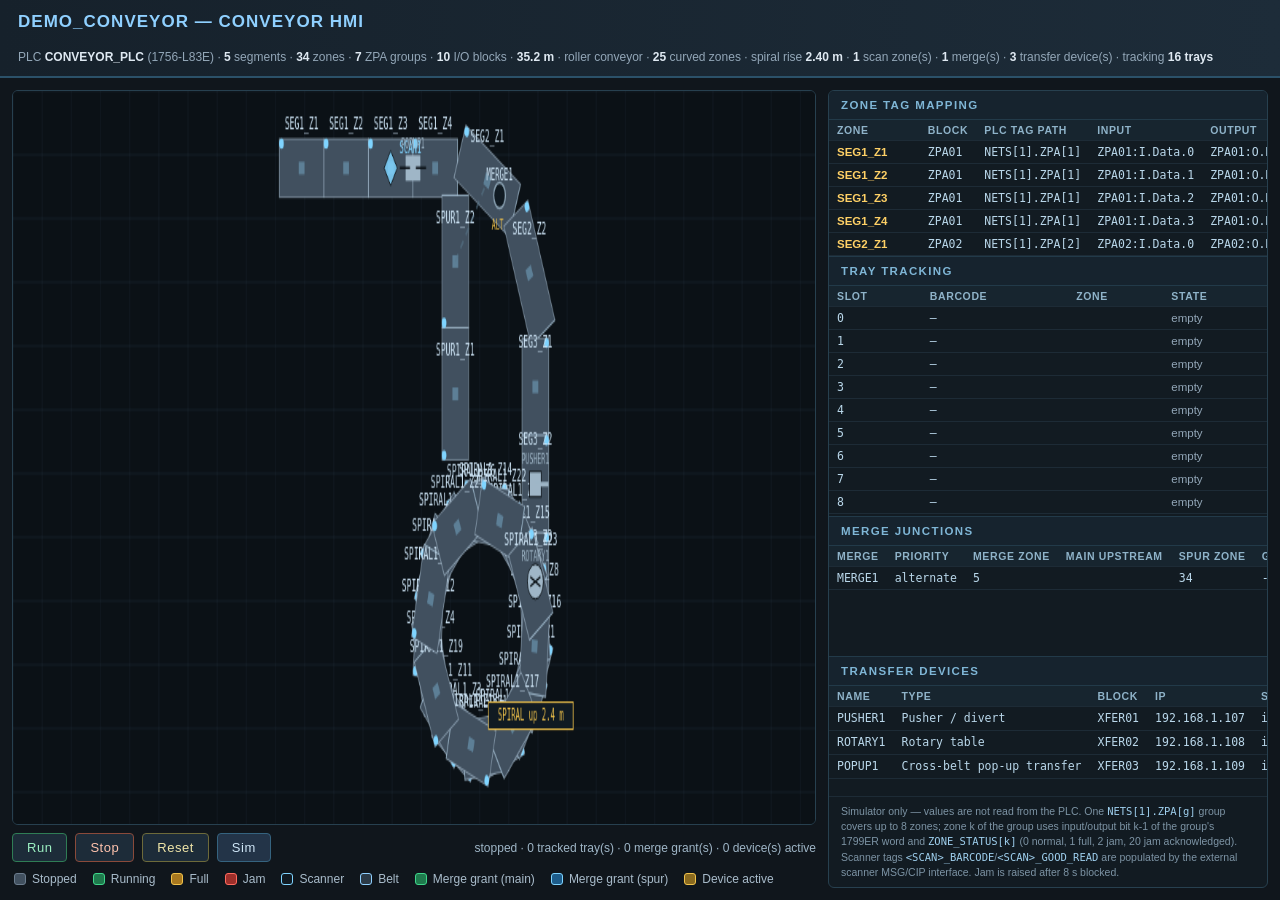
<file: demo/conveyor/DEMO_CONVEYOR-hmi.html>
<!DOCTYPE html>
<html lang="en">
<head>
<meta charset="utf-8">
<meta name="viewport" content="width=device-width, initial-scale=1">
<title>DEMO_CONVEYOR HMI</title>
<style>html,body{margin:0;padding:0;height:100%;background:#10161c;color:#d7e2ec;font-family:Consolas,'Segoe UI',Roboto,Arial,sans-serif;}*{box-sizing:border-box;}.hmi{display:flex;flex-direction:column;height:100%;min-height:100vh;}.hmi-header{display:flex;align-items:baseline;gap:18px;flex-wrap:wrap;padding:12px 18px;background:linear-gradient(90deg,#16212b,#1d2c39);border-bottom:2px solid #2b5169;}.hmi-header h1{font-size:17px;margin:0;letter-spacing:.06em;color:#8fd0ff;font-weight:600;}.hmi-header .meta{font-size:12px;color:#93a7b8;}.hmi-header .meta b{color:#dfe9f2;font-weight:600;}.hmi-main{display:flex;flex:1;min-height:0;gap:12px;padding:12px;}.hmi-stage{flex:1;min-width:0;display:flex;flex-direction:column;gap:8px;}.hmi-canvas-wrap{position:relative;flex:1;min-height:260px;background:#0b1116;border:1px solid #27404f;border-radius:6px;overflow:hidden;}#hmi-canvas{display:block;width:100%;height:100%;cursor:crosshair;}.hmi-controls{display:flex;gap:8px;align-items:center;flex-wrap:wrap;}.hmi-btn{background:#1d2c39;color:#cfe6f7;border:1px solid #35637f;border-radius:4px;padding:6px 14px;font-size:13px;font-family:inherit;cursor:pointer;letter-spacing:.04em;}.hmi-btn:hover{background:#26404f;border-color:#4d8db1;}.hmi-btn.run{border-color:#2f7d55;color:#9cf0c2;}.hmi-btn.stop{border-color:#8a4a3a;color:#ffc3ad;}.hmi-btn.reset{border-color:#6d6a3a;color:#f0e6a8;}.hmi-btn.sim{background:#233448;}.hmi-btn.active{background:#2a5c78;border-color:#67b7e0;color:#fff;}.hmi-status{margin-left:auto;font-size:12px;color:#9fb6c7;}.hmi-status b{color:#ffd166;font-weight:600;}.hmi-legend{display:flex;gap:16px;font-size:12px;color:#a9bccb;flex-wrap:wrap;padding:2px 2px;}.hmi-legend span{display:inline-flex;align-items:center;gap:6px;}.hmi-dot{width:12px;height:12px;border-radius:3px;display:inline-block;border:1px solid rgba(255,255,255,.25);}.hmi-panel{width:440px;max-width:46vw;display:flex;flex-direction:column;min-height:0;background:#121b22;border:1px solid #27404f;border-radius:6px;overflow:hidden;}.hmi-panel h2{margin:0;padding:8px 12px;font-size:11.5px;letter-spacing:.12em;text-transform:uppercase;color:#7fb6d6;background:#16232e;border-top:1px solid #223a49;border-bottom:1px solid #223a49;}.hmi-panel h2:first-child{border-top:0;}.hmi-table-host{flex:1;overflow:auto;min-height:110px;}.hmi-table-host.short{flex:0 0 auto;max-height:230px;}table{border-collapse:collapse;width:100%;font-size:11.5px;}th,td{padding:4px 8px;text-align:left;border-bottom:1px solid #1d2b36;white-space:nowrap;}th{position:sticky;top:0;background:#17252f;color:#8fb3c9;font-weight:600;font-size:10.5px;letter-spacing:.06em;text-transform:uppercase;z-index:1;}td.mono{font-family:Consolas,monospace;color:#b9d7ea;}td.zone{color:#ffd166;font-weight:600;}td.state-stopped{color:#93a7b8;} td.state-running{color:#3fd68a;}td.state-full{color:#f0c24b;} td.state-jam{color:#ff6b60;font-weight:700;}.hmi-notes{padding:7px 12px;font-size:10.5px;color:#7d94a5;border-top:1px solid #1d2b36;line-height:1.45;}.hmi-notes code{color:#9fd0ef;}.hmi-btn.dev{padding:1px 7px;font-size:10px;margin:0 2px;border-radius:3px;}td.state-idle{color:#93a7b8;} td.state-active{color:#f0c24b;font-weight:600;}td.state-fault{color:#ff6b60;font-weight:700;}@media (max-width:980px){.hmi-main{flex-direction:column;}.hmi-panel{width:auto;max-width:none;}}</style>
</head>
<body>
<div class="hmi">
  <header class="hmi-header">
    <h1>DEMO_CONVEYOR &mdash; CONVEYOR HMI</h1>
    <div class="meta">PLC <b>CONVEYOR_PLC</b> (1756-L83E) &middot; <b>5</b> segments &middot; <b>34</b> zones &middot; <b>7</b> ZPA groups &middot; <b>10</b> I/O blocks &middot; <b>35.2 m</b> &middot; roller conveyor &middot; <b>25</b> curved zones &middot; spiral rise <b>2.40 m</b> &middot; <b>1</b> scan zone(s) &middot; <b>1</b> merge(s) &middot; <b>3</b> transfer device(s) &middot; tracking <b>16 trays</b></div>
  </header>
  <main class="hmi-main">
    <section class="hmi-stage">
      <div class="hmi-canvas-wrap"><canvas id="hmi-canvas" width="1100" height="460"></canvas></div>
      <div class="hmi-controls">
        <button class="hmi-btn run" id="btn-run" type="button">Run</button>
        <button class="hmi-btn stop" id="btn-stop" type="button">Stop</button>
        <button class="hmi-btn reset" id="btn-reset" type="button">Reset</button>
        <button class="hmi-btn sim" id="btn-sim" type="button">Sim</button>
        <span class="hmi-status" id="sim-status">conveyor <b>stopped</b> &middot; click a zone to toggle its sensor</span>
      </div>
      <div class="hmi-legend"><span><i class="hmi-dot" style="background:#41505f;border-color:#6b7c8d"></i>Stopped</span><span><i class="hmi-dot" style="background:#1f7a4d;border-color:#3fd68a"></i>Running</span><span><i class="hmi-dot" style="background:#a8781f;border-color:#f0c24b"></i>Full</span><span><i class="hmi-dot" style="background:#9e2f2a;border-color:#ff6b60"></i>Jam</span><span><i class="hmi-dot" style="background:#101a22;border-color:#7fd4ff"></i>Scanner</span><span><i class="hmi-dot" style="background:#2b3a47;border-color:#8fd0ff"></i>Belt</span><span><i class="hmi-dot" style="background:#1f7a4d;border-color:#3fd68a"></i>Merge grant (main)</span><span><i class="hmi-dot" style="background:#1d5c8a;border-color:#7fd4ff"></i>Merge grant (spur)</span><span><i class="hmi-dot" style="background:#8a6a1f;border-color:#f0c24b"></i>Device active</span></div>
    </section>
    <aside class="hmi-panel">
      <h2>Zone tag mapping</h2>
      <div class="hmi-table-host"><table id="tag-map">
        <thead><tr><th>Zone</th><th>Block</th><th>PLC tag path</th><th>Input</th><th>Output</th><th>IP</th></tr></thead>
        <tbody>
          <tr data-zone="1"><td class="zone">SEG1_Z1</td><td class="mono">ZPA01</td><td class="mono">NETS[1].ZPA[1]</td><td class="mono">ZPA01:I.Data.0</td><td class="mono">ZPA01:O.Data.0</td><td class="mono">192.168.1.100</td></tr>
          <tr data-zone="2"><td class="zone">SEG1_Z2</td><td class="mono">ZPA01</td><td class="mono">NETS[1].ZPA[1]</td><td class="mono">ZPA01:I.Data.1</td><td class="mono">ZPA01:O.Data.1</td><td class="mono">192.168.1.100</td></tr>
          <tr data-zone="3"><td class="zone">SEG1_Z3</td><td class="mono">ZPA01</td><td class="mono">NETS[1].ZPA[1]</td><td class="mono">ZPA01:I.Data.2</td><td class="mono">ZPA01:O.Data.2</td><td class="mono">192.168.1.100</td></tr>
          <tr data-zone="4"><td class="zone">SEG1_Z4</td><td class="mono">ZPA01</td><td class="mono">NETS[1].ZPA[1]</td><td class="mono">ZPA01:I.Data.3</td><td class="mono">ZPA01:O.Data.3</td><td class="mono">192.168.1.100</td></tr>
          <tr data-zone="5"><td class="zone">SEG2_Z1</td><td class="mono">ZPA02</td><td class="mono">NETS[1].ZPA[2]</td><td class="mono">ZPA02:I.Data.0</td><td class="mono">ZPA02:O.Data.0</td><td class="mono">192.168.1.101</td></tr>
          <tr data-zone="6"><td class="zone">SEG2_Z2</td><td class="mono">ZPA02</td><td class="mono">NETS[1].ZPA[2]</td><td class="mono">ZPA02:I.Data.1</td><td class="mono">ZPA02:O.Data.1</td><td class="mono">192.168.1.101</td></tr>
          <tr data-zone="7"><td class="zone">SEG3_Z1</td><td class="mono">ZPA03</td><td class="mono">NETS[1].ZPA[3]</td><td class="mono">ZPA03:I.Data.0</td><td class="mono">ZPA03:O.Data.0</td><td class="mono">192.168.1.102</td></tr>
          <tr data-zone="8"><td class="zone">SEG3_Z2</td><td class="mono">ZPA03</td><td class="mono">NETS[1].ZPA[3]</td><td class="mono">ZPA03:I.Data.1</td><td class="mono">ZPA03:O.Data.1</td><td class="mono">192.168.1.102</td></tr>
          <tr data-zone="9"><td class="zone">SEG3_Z3</td><td class="mono">ZPA03</td><td class="mono">NETS[1].ZPA[3]</td><td class="mono">ZPA03:I.Data.2</td><td class="mono">ZPA03:O.Data.2</td><td class="mono">192.168.1.102</td></tr>
          <tr data-zone="10"><td class="zone">SPIRAL1_Z1</td><td class="mono">ZPA04</td><td class="mono">NETS[1].ZPA[4]</td><td class="mono">ZPA04:I.Data.0</td><td class="mono">ZPA04:O.Data.0</td><td class="mono">192.168.1.103</td></tr>
          <tr data-zone="11"><td class="zone">SPIRAL1_Z2</td><td class="mono">ZPA04</td><td class="mono">NETS[1].ZPA[4]</td><td class="mono">ZPA04:I.Data.1</td><td class="mono">ZPA04:O.Data.1</td><td class="mono">192.168.1.103</td></tr>
          <tr data-zone="12"><td class="zone">SPIRAL1_Z3</td><td class="mono">ZPA04</td><td class="mono">NETS[1].ZPA[4]</td><td class="mono">ZPA04:I.Data.2</td><td class="mono">ZPA04:O.Data.2</td><td class="mono">192.168.1.103</td></tr>
          <tr data-zone="13"><td class="zone">SPIRAL1_Z4</td><td class="mono">ZPA04</td><td class="mono">NETS[1].ZPA[4]</td><td class="mono">ZPA04:I.Data.3</td><td class="mono">ZPA04:O.Data.3</td><td class="mono">192.168.1.103</td></tr>
          <tr data-zone="14"><td class="zone">SPIRAL1_Z5</td><td class="mono">ZPA04</td><td class="mono">NETS[1].ZPA[4]</td><td class="mono">ZPA04:I.Data.4</td><td class="mono">ZPA04:O.Data.4</td><td class="mono">192.168.1.103</td></tr>
          <tr data-zone="15"><td class="zone">SPIRAL1_Z6</td><td class="mono">ZPA04</td><td class="mono">NETS[1].ZPA[4]</td><td class="mono">ZPA04:I.Data.5</td><td class="mono">ZPA04:O.Data.5</td><td class="mono">192.168.1.103</td></tr>
          <tr data-zone="16"><td class="zone">SPIRAL1_Z7</td><td class="mono">ZPA04</td><td class="mono">NETS[1].ZPA[4]</td><td class="mono">ZPA04:I.Data.6</td><td class="mono">ZPA04:O.Data.6</td><td class="mono">192.168.1.103</td></tr>
          <tr data-zone="17"><td class="zone">SPIRAL1_Z8</td><td class="mono">ZPA04</td><td class="mono">NETS[1].ZPA[4]</td><td class="mono">ZPA04:I.Data.7</td><td class="mono">ZPA04:O.Data.7</td><td class="mono">192.168.1.103</td></tr>
          <tr data-zone="18"><td class="zone">SPIRAL1_Z9</td><td class="mono">ZPA05</td><td class="mono">NETS[1].ZPA[5]</td><td class="mono">ZPA05:I.Data.0</td><td class="mono">ZPA05:O.Data.0</td><td class="mono">192.168.1.104</td></tr>
          <tr data-zone="19"><td class="zone">SPIRAL1_Z10</td><td class="mono">ZPA05</td><td class="mono">NETS[1].ZPA[5]</td><td class="mono">ZPA05:I.Data.1</td><td class="mono">ZPA05:O.Data.1</td><td class="mono">192.168.1.104</td></tr>
          <tr data-zone="20"><td class="zone">SPIRAL1_Z11</td><td class="mono">ZPA05</td><td class="mono">NETS[1].ZPA[5]</td><td class="mono">ZPA05:I.Data.2</td><td class="mono">ZPA05:O.Data.2</td><td class="mono">192.168.1.104</td></tr>
          <tr data-zone="21"><td class="zone">SPIRAL1_Z12</td><td class="mono">ZPA05</td><td class="mono">NETS[1].ZPA[5]</td><td class="mono">ZPA05:I.Data.3</td><td class="mono">ZPA05:O.Data.3</td><td class="mono">192.168.1.104</td></tr>
          <tr data-zone="22"><td class="zone">SPIRAL1_Z13</td><td class="mono">ZPA05</td><td class="mono">NETS[1].ZPA[5]</td><td class="mono">ZPA05:I.Data.4</td><td class="mono">ZPA05:O.Data.4</td><td class="mono">192.168.1.104</td></tr>
          <tr data-zone="23"><td class="zone">SPIRAL1_Z14</td><td class="mono">ZPA05</td><td class="mono">NETS[1].ZPA[5]</td><td class="mono">ZPA05:I.Data.5</td><td class="mono">ZPA05:O.Data.5</td><td class="mono">192.168.1.104</td></tr>
          <tr data-zone="24"><td class="zone">SPIRAL1_Z15</td><td class="mono">ZPA05</td><td class="mono">NETS[1].ZPA[5]</td><td class="mono">ZPA05:I.Data.6</td><td class="mono">ZPA05:O.Data.6</td><td class="mono">192.168.1.104</td></tr>
          <tr data-zone="25"><td class="zone">SPIRAL1_Z16</td><td class="mono">ZPA05</td><td class="mono">NETS[1].ZPA[5]</td><td class="mono">ZPA05:I.Data.7</td><td class="mono">ZPA05:O.Data.7</td><td class="mono">192.168.1.104</td></tr>
          <tr data-zone="26"><td class="zone">SPIRAL1_Z17</td><td class="mono">ZPA06</td><td class="mono">NETS[1].ZPA[6]</td><td class="mono">ZPA06:I.Data.0</td><td class="mono">ZPA06:O.Data.0</td><td class="mono">192.168.1.105</td></tr>
          <tr data-zone="27"><td class="zone">SPIRAL1_Z18</td><td class="mono">ZPA06</td><td class="mono">NETS[1].ZPA[6]</td><td class="mono">ZPA06:I.Data.1</td><td class="mono">ZPA06:O.Data.1</td><td class="mono">192.168.1.105</td></tr>
          <tr data-zone="28"><td class="zone">SPIRAL1_Z19</td><td class="mono">ZPA06</td><td class="mono">NETS[1].ZPA[6]</td><td class="mono">ZPA06:I.Data.2</td><td class="mono">ZPA06:O.Data.2</td><td class="mono">192.168.1.105</td></tr>
          <tr data-zone="29"><td class="zone">SPIRAL1_Z20</td><td class="mono">ZPA06</td><td class="mono">NETS[1].ZPA[6]</td><td class="mono">ZPA06:I.Data.3</td><td class="mono">ZPA06:O.Data.3</td><td class="mono">192.168.1.105</td></tr>
          <tr data-zone="30"><td class="zone">SPIRAL1_Z21</td><td class="mono">ZPA06</td><td class="mono">NETS[1].ZPA[6]</td><td class="mono">ZPA06:I.Data.4</td><td class="mono">ZPA06:O.Data.4</td><td class="mono">192.168.1.105</td></tr>
          <tr data-zone="31"><td class="zone">SPIRAL1_Z22</td><td class="mono">ZPA06</td><td class="mono">NETS[1].ZPA[6]</td><td class="mono">ZPA06:I.Data.5</td><td class="mono">ZPA06:O.Data.5</td><td class="mono">192.168.1.105</td></tr>
          <tr data-zone="32"><td class="zone">SPIRAL1_Z23</td><td class="mono">ZPA06</td><td class="mono">NETS[1].ZPA[6]</td><td class="mono">ZPA06:I.Data.6</td><td class="mono">ZPA06:O.Data.6</td><td class="mono">192.168.1.105</td></tr>
          <tr data-zone="33"><td class="zone">SPUR1_Z1</td><td class="mono">ZPA07</td><td class="mono">NETS[1].ZPA[7]</td><td class="mono">ZPA07:I.Data.0</td><td class="mono">ZPA07:O.Data.0</td><td class="mono">192.168.1.106</td></tr>
          <tr data-zone="34"><td class="zone">SPUR1_Z2</td><td class="mono">ZPA07</td><td class="mono">NETS[1].ZPA[7]</td><td class="mono">ZPA07:I.Data.1</td><td class="mono">ZPA07:O.Data.1</td><td class="mono">192.168.1.106</td></tr>
        </tbody></table></div>
      <h2>Tray tracking</h2>
      <div class="hmi-table-host short"><table id="track-table">
        <thead><tr><th>Slot</th><th>Barcode</th><th>Zone</th><th>State</th></tr></thead>
        <tbody id="track-body"></tbody></table></div>

      <h2>Merge junctions</h2>
      <div class="hmi-table-host short"><table id="merge-table">
        <thead><tr><th>Merge</th><th>Priority</th><th>Merge zone</th><th>Main upstream</th><th>Spur zone</th><th>Grant</th></tr></thead>
        <tbody>
        <tr><td class="mono">MERGE1</td><td class="mono">alternate</td><td class="mono">5</td><td class="mono"></td><td class="mono">34</td><td class="mono" id="merge-grant-MERGE1">-</td></tr>
        </tbody></table></div>
      <h2>Transfer devices</h2>
      <div class="hmi-table-host short"><table id="device-table">
        <thead><tr><th>Name</th><th>Type</th><th>Block</th><th>IP</th><th>State</th><th>Fault</th><th>Command</th></tr></thead>
        <tbody>
        <tr><td class="mono">PUSHER1</td><td class="mono">Pusher / divert</td><td class="mono">XFER01</td><td class="mono">192.168.1.107</td><td class="mono" id="dev-state-0">idle</td><td class="mono" id="dev-fault-0">0</td><td><button class="hmi-btn dev" type="button" id="dev-0-0" title="XFER_CMD_PUSHER1">Divert</button></td></tr>
        <tr><td class="mono">ROTARY1</td><td class="mono">Rotary table</td><td class="mono">XFER02</td><td class="mono">192.168.1.108</td><td class="mono" id="dev-state-1">idle</td><td class="mono" id="dev-fault-1">0</td><td><button class="hmi-btn dev" type="button" id="dev-1-0" title="XFER_CMD_ROTARY1">Rotate</button></td></tr>
        <tr><td class="mono">POPUP1</td><td class="mono">Cross-belt pop-up transfer</td><td class="mono">XFER03</td><td class="mono">192.168.1.109</td><td class="mono" id="dev-state-2">idle</td><td class="mono" id="dev-fault-2">0</td><td><button class="hmi-btn dev" type="button" id="dev-2-0" title="XFER_CMD_POPUP1_LEFT">Left</button> <button class="hmi-btn dev" type="button" id="dev-2-1" title="XFER_CMD_POPUP1_RIGHT">Right</button></td></tr>
        </tbody></table></div>
      <div class="hmi-notes">
        Simulator only &mdash; values are not read from the PLC. One <code>NETS[1].ZPA[g]</code> group covers up to 8 zones; zone k of the group uses input/output bit k-1 of the group's 1799ER word and <code>ZONE_STATUS[k]</code> (0 normal, 1 full, 2 jam, 20 jam acknowledged). Scanner tags <code>&lt;SCAN&gt;_BARCODE</code>/<code>&lt;SCAN&gt;_GOOD_READ</code> are populated by the external scanner MSG/CIP interface. Jam is raised after 8 s blocked.
      </div>
    </aside>
  </main>
</div>
<script>
var HMI_DATA = {"version":"2.1.0","designName":"DEMO_CONVEYOR","controllerName":"CONVEYOR_PLC","processorType":"1756-L83E","conveyorType":"roller","segments":5,"zones":34,"groups":7,"blocks":10,"lengthM":35.17,"curvedZones":25,"spiralRiseM":2.4,"beltSegments":0,"jamSeconds":8,"bounds":{"minX":0,"minY":-0.3,"width":6.048,"height":6.5478},"zoneStates":[{"index":1,"label":"SEG1_Z1","segment":"SEG1","segmentKind":"straight","zoneInSegment":1,"group":1,"zoneInGroup":1,"block":"ZPA01","ip":"192.168.1.100","x":0.5,"y":0,"angleDeg":0,"lengthM":1,"widthM":0.6,"curved":false,"conveyorType":"roller","radiusM":null,"taperStandardId":null,"spiral":null,"sensorName":"SEG1_Z1_SENSOR","motorName":"SEG1_Z1_RUN","inputAddress":"ZPA01:I.Data.0","outputAddress":"ZPA01:O.Data.0","plcPath":"NETS[1].ZPA[1]","statusPath":"NETS[1].ZPA[1].ZONE_STATUS[1]","driveLabel":null},{"index":2,"label":"SEG1_Z2","segment":"SEG1","segmentKind":"straight","zoneInSegment":2,"group":1,"zoneInGroup":2,"block":"ZPA01","ip":"192.168.1.100","x":1.5,"y":0,"angleDeg":0,"lengthM":1,"widthM":0.6,"curved":false,"conveyorType":"roller","radiusM":null,"taperStandardId":null,"spiral":null,"sensorName":"SEG1_Z2_SENSOR","motorName":"SEG1_Z2_RUN","inputAddress":"ZPA01:I.Data.1","outputAddress":"ZPA01:O.Data.1","plcPath":"NETS[1].ZPA[1]","statusPath":"NETS[1].ZPA[1].ZONE_STATUS[2]","driveLabel":null},{"index":3,"label":"SEG1_Z3","segment":"SEG1","segmentKind":"straight","zoneInSegment":3,"group":1,"zoneInGroup":3,"block":"ZPA01","ip":"192.168.1.100","x":2.5,"y":0,"angleDeg":0,"lengthM":1,"widthM":0.6,"curved":false,"conveyorType":"roller","radiusM":null,"taperStandardId":null,"spiral":null,"sensorName":"SEG1_Z3_SENSOR","motorName":"SEG1_Z3_RUN","inputAddress":"ZPA01:I.Data.2","outputAddress":"ZPA01:O.Data.2","plcPath":"NETS[1].ZPA[1]","statusPath":"NETS[1].ZPA[1].ZONE_STATUS[3]","driveLabel":null},{"index":4,"label":"SEG1_Z4","segment":"SEG1","segmentKind":"straight","zoneInSegment":4,"group":1,"zoneInGroup":4,"block":"ZPA01","ip":"192.168.1.100","x":3.5,"y":0,"angleDeg":0,"lengthM":1,"widthM":0.6,"curved":false,"conveyorType":"roller","radiusM":null,"taperStandardId":null,"spiral":null,"sensorName":"SEG1_Z4_SENSOR","motorName":"SEG1_Z4_RUN","inputAddress":"ZPA01:I.Data.3","outputAddress":"ZPA01:O.Data.3","plcPath":"NETS[1].ZPA[1]","statusPath":"NETS[1].ZPA[1].ZONE_STATUS[4]","driveLabel":null},{"index":5,"label":"SEG2_Z1","segment":"SEG2","segmentKind":"curve","zoneInSegment":1,"group":2,"zoneInGroup":1,"block":"ZPA02","ip":"192.168.1.101","x":4.668914655303508,"y":0.1331072240428314,"angleDeg":26.24,"lengthM":1.372,"widthM":0.6,"curved":true,"conveyorType":"roller","radiusM":1.748,"taperStandardId":"TS-20","spiral":null,"sensorName":"SEG2_Z1_SENSOR","motorName":"SEG2_Z1_RUN","inputAddress":"ZPA02:I.Data.0","outputAddress":"ZPA02:O.Data.0","plcPath":"NETS[1].ZPA[2]","statusPath":"NETS[1].ZPA[2].ZONE_STATUS[1]","driveLabel":null},{"index":6,"label":"SEG2_Z2","segment":"SEG2","segmentKind":"curve","zoneInSegment":2,"group":2,"zoneInGroup":2,"block":"ZPA02","ip":"192.168.1.101","x":5.614892775957168,"y":1.0790853446964919,"angleDeg":63.76,"lengthM":1.372,"widthM":0.6,"curved":true,"conveyorType":"roller","radiusM":1.748,"taperStandardId":"TS-20","spiral":null,"sensorName":"SEG2_Z2_SENSOR","motorName":"SEG2_Z2_RUN","inputAddress":"ZPA02:I.Data.1","outputAddress":"ZPA02:O.Data.1","plcPath":"NETS[1].ZPA[2]","statusPath":"NETS[1].ZPA[2].ZONE_STATUS[2]","driveLabel":null},{"index":7,"label":"SEG3_Z1","segment":"SEG3","segmentKind":"straight","zoneInSegment":1,"group":3,"zoneInGroup":1,"block":"ZPA03","ip":"192.168.1.102","x":5.748,"y":2.248,"angleDeg":90,"lengthM":1,"widthM":0.6,"curved":false,"conveyorType":"roller","radiusM":null,"taperStandardId":null,"spiral":null,"sensorName":"SEG3_Z1_SENSOR","motorName":"SEG3_Z1_RUN","inputAddress":"ZPA03:I.Data.0","outputAddress":"ZPA03:O.Data.0","plcPath":"NETS[1].ZPA[3]","statusPath":"NETS[1].ZPA[3].ZONE_STATUS[1]","driveLabel":null},{"index":8,"label":"SEG3_Z2","segment":"SEG3","segmentKind":"straight","zoneInSegment":2,"group":3,"zoneInGroup":2,"block":"ZPA03","ip":"192.168.1.102","x":5.748,"y":3.248,"angleDeg":90,"lengthM":1,"widthM":0.6,"curved":false,"conveyorType":"roller","radiusM":null,"taperStandardId":null,"spiral":null,"sensorName":"SEG3_Z2_SENSOR","motorName":"SEG3_Z2_RUN","inputAddress":"ZPA03:I.Data.1","outputAddress":"ZPA03:O.Data.1","plcPath":"NETS[1].ZPA[3]","statusPath":"NETS[1].ZPA[3].ZONE_STATUS[2]","driveLabel":null},{"index":9,"label":"SEG3_Z3","segment":"SEG3","segmentKind":"straight","zoneInSegment":3,"group":3,"zoneInGroup":3,"block":"ZPA03","ip":"192.168.1.102","x":5.748,"y":4.248,"angleDeg":90,"lengthM":1,"widthM":0.6,"curved":false,"conveyorType":"roller","radiusM":null,"taperStandardId":null,"spiral":null,"sensorName":"SEG3_Z3_SENSOR","motorName":"SEG3_Z3_RUN","inputAddress":"ZPA03:I.Data.2","outputAddress":"ZPA03:O.Data.2","plcPath":"NETS[1].ZPA[3]","statusPath":"NETS[1].ZPA[3].ZONE_STATUS[3]","driveLabel":null},{"index":10,"label":"SPIRAL1_Z1","segment":"SPIRAL1","segmentKind":"spiral","zoneInSegment":1,"group":4,"zoneInGroup":1,"block":"ZPA04","ip":"192.168.1.103","x":5.647038560662991,"y":5.225277084422268,"angleDeg":118.123,"lengthM":0.987,"widthM":0.6,"curved":true,"conveyorType":"roller","radiusM":1.2,"taperStandardId":"TS-26","spiral":{"direction":"up","pitchM":0.8,"heightM":2.4,"slopeDeg":6.06,"turns":3,"z":0.05},"sensorName":"SPIRAL1_Z1_SENSOR","motorName":"SPIRAL1_Z1_RUN","inputAddress":"ZPA04:I.Data.0","outputAddress":"ZPA04:O.Data.0","plcPath":"NETS[1].ZPA[4]","statusPath":"NETS[1].ZPA[4].ZONE_STATUS[1]","driveLabel":null},{"index":11,"label":"SPIRAL1_Z2","segment":"SPIRAL1","segmentKind":"spiral","zoneInSegment":2,"group":4,"zoneInGroup":2,"block":"ZPA04","ip":"192.168.1.103","x":4.9485084925709195,"y":5.874482144854124,"angleDeg":163.144,"lengthM":0.987,"widthM":0.6,"curved":true,"conveyorType":"roller","radiusM":1.2,"taperStandardId":"TS-26","spiral":{"direction":"up","pitchM":0.8,"heightM":2.4,"slopeDeg":6.06,"turns":3,"z":0.16},"sensorName":"SPIRAL1_Z2_SENSOR","motorName":"SPIRAL1_Z2_RUN","inputAddress":"ZPA04:I.Data.1","outputAddress":"ZPA04:O.Data.1","plcPath":"NETS[1].ZPA[4]","statusPath":"NETS[1].ZPA[4].ZONE_STATUS[2]","driveLabel":null},{"index":12,"label":"SPIRAL1_Z3","segment":"SPIRAL1","segmentKind":"spiral","zoneInSegment":3,"group":4,"zoneInGroup":3,"block":"ZPA04","ip":"192.168.1.103","x":3.9985596048314114,"y":5.808470314100258,"angleDeg":-151.877,"lengthM":0.987,"widthM":0.6,"curved":true,"conveyorType":"roller","radiusM":1.2,"taperStandardId":"TS-26","spiral":{"direction":"up","pitchM":0.8,"heightM":2.4,"slopeDeg":6.06,"turns":3,"z":0.26},"sensorName":"SPIRAL1_Z3_SENSOR","motorName":"SPIRAL1_Z3_RUN","inputAddress":"ZPA04:I.Data.2","outputAddress":"ZPA04:O.Data.2","plcPath":"NETS[1].ZPA[4]","statusPath":"NETS[1].ZPA[4].ZONE_STATUS[3]","driveLabel":null},{"index":13,"label":"SPIRAL1_Z4","segment":"SPIRAL1","segmentKind":"spiral","zoneInSegment":4,"group":4,"zoneInGroup":4,"block":"ZPA04","ip":"192.168.1.103","x":3.397792434977793,"y":5.0702006908138,"angleDeg":-106.856,"lengthM":0.987,"widthM":0.6,"curved":true,"conveyorType":"roller","radiusM":1.2,"taperStandardId":"TS-26","spiral":{"direction":"up","pitchM":0.8,"heightM":2.4,"slopeDeg":6.06,"turns":3,"z":0.37},"sensorName":"SPIRAL1_Z4_SENSOR","motorName":"SPIRAL1_Z4_RUN","inputAddress":"ZPA04:I.Data.3","outputAddress":"ZPA04:O.Data.3","plcPath":"NETS[1].ZPA[4]","statusPath":"NETS[1].ZPA[4].ZONE_STATUS[4]","driveLabel":null},{"index":14,"label":"SPIRAL1_Z5","segment":"SPIRAL1","segmentKind":"spiral","zoneInSegment":5,"group":4,"zoneInGroup":5,"block":"ZPA04","ip":"192.168.1.103","x":3.5260979324624744,"y":4.12639629408509,"angleDeg":-61.877,"lengthM":0.987,"widthM":0.6,"curved":true,"conveyorType":"roller","radiusM":1.2,"taperStandardId":"TS-26","spiral":{"direction":"up","pitchM":0.8,"heightM":2.4,"slopeDeg":6.06,"turns":3,"z":0.47},"sensorName":"SPIRAL1_Z5_SENSOR","motorName":"SPIRAL1_Z5_RUN","inputAddress":"ZPA04:I.Data.4","outputAddress":"ZPA04:O.Data.4","plcPath":"NETS[1].ZPA[4]","statusPath":"NETS[1].ZPA[4].ZONE_STATUS[5]","driveLabel":null},{"index":15,"label":"SPIRAL1_Z6","segment":"SPIRAL1","segmentKind":"spiral","zoneInSegment":6,"group":4,"zoneInGroup":6,"block":"ZPA04","ip":"192.168.1.103","x":4.304107110943319,"y":3.57406701480971,"angleDeg":-16.856,"lengthM":0.987,"widthM":0.6,"curved":true,"conveyorType":"roller","radiusM":1.2,"taperStandardId":"TS-26","spiral":{"direction":"up","pitchM":0.8,"heightM":2.4,"slopeDeg":6.06,"turns":3,"z":0.57},"sensorName":"SPIRAL1_Z6_SENSOR","motorName":"SPIRAL1_Z6_RUN","inputAddress":"ZPA04:I.Data.5","outputAddress":"ZPA04:O.Data.5","plcPath":"NETS[1].ZPA[4]","statusPath":"NETS[1].ZPA[4].ZONE_STATUS[6]","driveLabel":null},{"index":16,"label":"SPIRAL1_Z7","segment":"SPIRAL1","segmentKind":"spiral","zoneInSegment":7,"group":4,"zoneInGroup":7,"block":"ZPA04","ip":"192.168.1.103","x":5.238417443871797,"y":3.769677526788005,"angleDeg":39.394,"lengthM":0.987,"widthM":0.6,"curved":true,"conveyorType":"roller","radiusM":1.2,"taperStandardId":"TS-26","spiral":{"direction":"up","pitchM":0.8,"heightM":2.4,"slopeDeg":6.06,"turns":3,"z":0.68},"sensorName":"SPIRAL1_Z7_SENSOR","motorName":"SPIRAL1_Z7_RUN","inputAddress":"ZPA04:I.Data.6","outputAddress":"ZPA04:O.Data.6","plcPath":"NETS[1].ZPA[4]","statusPath":"NETS[1].ZPA[4].ZONE_STATUS[7]","driveLabel":null},{"index":17,"label":"SPIRAL1_Z8","segment":"SPIRAL1","segmentKind":"spiral","zoneInSegment":8,"group":4,"zoneInGroup":8,"block":"ZPA04","ip":"192.168.1.103","x":5.731930119727842,"y":4.585144633259217,"angleDeg":84.365,"lengthM":0.987,"widthM":0.6,"curved":true,"conveyorType":"roller","radiusM":1.2,"taperStandardId":"TS-26","spiral":{"direction":"up","pitchM":0.8,"heightM":2.4,"slopeDeg":6.06,"turns":3,"z":0.78},"sensorName":"SPIRAL1_Z8_SENSOR","motorName":"SPIRAL1_Z8_RUN","inputAddress":"ZPA04:I.Data.7","outputAddress":"ZPA04:O.Data.7","plcPath":"NETS[1].ZPA[4]","statusPath":"NETS[1].ZPA[4].ZONE_STATUS[8]","driveLabel":null},{"index":18,"label":"SPIRAL1_Z9","segment":"SPIRAL1","segmentKind":"spiral","zoneInSegment":9,"group":5,"zoneInGroup":1,"block":"ZPA05","ip":"192.168.1.104","x":5.474393483927196,"y":5.501650466323079,"angleDeg":129.394,"lengthM":0.987,"widthM":0.6,"curved":true,"conveyorType":"roller","radiusM":1.2,"taperStandardId":"TS-26","spiral":{"direction":"up","pitchM":0.8,"heightM":2.4,"slopeDeg":6.06,"turns":3,"z":0.89},"sensorName":"SPIRAL1_Z9_SENSOR","motorName":"SPIRAL1_Z9_RUN","inputAddress":"ZPA05:I.Data.0","outputAddress":"ZPA05:O.Data.0","plcPath":"NETS[1].ZPA[5]","statusPath":"NETS[1].ZPA[5].ZONE_STATUS[1]","driveLabel":null},{"index":19,"label":"SPIRAL1_Z10","segment":"SPIRAL1","segmentKind":"spiral","zoneInSegment":10,"group":5,"zoneInGroup":2,"block":"ZPA05","ip":"192.168.1.104","x":4.629427683370387,"y":5.939965059863922,"angleDeg":174.365,"lengthM":0.987,"widthM":0.6,"curved":true,"conveyorType":"roller","radiusM":1.2,"taperStandardId":"TS-26","spiral":{"direction":"up","pitchM":0.8,"heightM":2.4,"slopeDeg":6.06,"turns":3,"z":0.99},"sensorName":"SPIRAL1_Z10_SENSOR","motorName":"SPIRAL1_Z10_RUN","inputAddress":"ZPA05:I.Data.1","outputAddress":"ZPA05:O.Data.1","plcPath":"NETS[1].ZPA[5]","statusPath":"NETS[1].ZPA[5].ZONE_STATUS[2]","driveLabel":null},{"index":20,"label":"SPIRAL1_Z11","segment":"SPIRAL1","segmentKind":"spiral","zoneInSegment":11,"group":5,"zoneInGroup":3,"block":"ZPA05","ip":"192.168.1.104","x":3.7311165112256366,"y":5.622464494642395,"angleDeg":-140.606,"lengthM":0.987,"widthM":0.6,"curved":true,"conveyorType":"roller","radiusM":1.2,"taperStandardId":"TS-26","spiral":{"direction":"up","pitchM":0.8,"heightM":2.4,"slopeDeg":6.06,"turns":3,"z":1.1},"sensorName":"SPIRAL1_Z11_SENSOR","motorName":"SPIRAL1_Z11_RUN","inputAddress":"ZPA05:I.Data.2","outputAddress":"ZPA05:O.Data.2","plcPath":"NETS[1].ZPA[5]","statusPath":"NETS[1].ZPA[5].ZONE_STATUS[3]","driveLabel":null},{"index":21,"label":"SPIRAL1_Z12","segment":"SPIRAL1","segmentKind":"spiral","zoneInSegment":12,"group":5,"zoneInGroup":4,"block":"ZPA05","ip":"192.168.1.104","x":3.3480000000000008,"y":4.747999999999991,"angleDeg":-84.365,"lengthM":0.987,"widthM":0.6,"curved":true,"conveyorType":"roller","radiusM":1.2,"taperStandardId":"TS-26","spiral":{"direction":"up","pitchM":0.8,"heightM":2.4,"slopeDeg":6.06,"turns":3,"z":1.2},"sensorName":"SPIRAL1_Z12_SENSOR","motorName":"SPIRAL1_Z12_RUN","inputAddress":"ZPA05:I.Data.3","outputAddress":"ZPA05:O.Data.3","plcPath":"NETS[1].ZPA[5]","statusPath":"NETS[1].ZPA[5].ZONE_STATUS[4]","driveLabel":null},{"index":22,"label":"SPIRAL1_Z13","segment":"SPIRAL1","segmentKind":"spiral","zoneInSegment":13,"group":5,"zoneInGroup":5,"block":"ZPA05","ip":"192.168.1.104","x":3.731116511225648,"y":3.873535505357595,"angleDeg":-39.394,"lengthM":0.987,"widthM":0.6,"curved":true,"conveyorType":"roller","radiusM":1.2,"taperStandardId":"TS-26","spiral":{"direction":"up","pitchM":0.8,"heightM":2.4,"slopeDeg":6.06,"turns":3,"z":1.3},"sensorName":"SPIRAL1_Z13_SENSOR","motorName":"SPIRAL1_Z13_RUN","inputAddress":"ZPA05:I.Data.4","outputAddress":"ZPA05:O.Data.4","plcPath":"NETS[1].ZPA[5]","statusPath":"NETS[1].ZPA[5].ZONE_STATUS[5]","driveLabel":null},{"index":23,"label":"SPIRAL1_Z14","segment":"SPIRAL1","segmentKind":"spiral","zoneInSegment":14,"group":5,"zoneInGroup":6,"block":"ZPA05","ip":"192.168.1.104","x":4.629427683370403,"y":3.55603494013608,"angleDeg":5.635,"lengthM":0.987,"widthM":0.6,"curved":true,"conveyorType":"roller","radiusM":1.2,"taperStandardId":"TS-26","spiral":{"direction":"up","pitchM":0.8,"heightM":2.4,"slopeDeg":6.06,"turns":3,"z":1.41},"sensorName":"SPIRAL1_Z14_SENSOR","motorName":"SPIRAL1_Z14_RUN","inputAddress":"ZPA05:I.Data.5","outputAddress":"ZPA05:O.Data.5","plcPath":"NETS[1].ZPA[5]","statusPath":"NETS[1].ZPA[5].ZONE_STATUS[6]","driveLabel":null},{"index":24,"label":"SPIRAL1_Z15","segment":"SPIRAL1","segmentKind":"spiral","zoneInSegment":15,"group":5,"zoneInGroup":7,"block":"ZPA05","ip":"192.168.1.104","x":5.474393483927204,"y":3.9943495336769312,"angleDeg":50.606,"lengthM":0.987,"widthM":0.6,"curved":true,"conveyorType":"roller","radiusM":1.2,"taperStandardId":"TS-26","spiral":{"direction":"up","pitchM":0.8,"heightM":2.4,"slopeDeg":6.06,"turns":3,"z":1.51},"sensorName":"SPIRAL1_Z15_SENSOR","motorName":"SPIRAL1_Z15_RUN","inputAddress":"ZPA05:I.Data.6","outputAddress":"ZPA05:O.Data.6","plcPath":"NETS[1].ZPA[5]","statusPath":"NETS[1].ZPA[5].ZONE_STATUS[7]","driveLabel":null},{"index":25,"label":"SPIRAL1_Z16","segment":"SPIRAL1","segmentKind":"spiral","zoneInSegment":16,"group":5,"zoneInGroup":8,"block":"ZPA05","ip":"192.168.1.104","x":5.731930119727841,"y":4.910855366740797,"angleDeg":95.635,"lengthM":0.987,"widthM":0.6,"curved":true,"conveyorType":"roller","radiusM":1.2,"taperStandardId":"TS-26","spiral":{"direction":"up","pitchM":0.8,"heightM":2.4,"slopeDeg":6.06,"turns":3,"z":1.62},"sensorName":"SPIRAL1_Z16_SENSOR","motorName":"SPIRAL1_Z16_RUN","inputAddress":"ZPA05:I.Data.7","outputAddress":"ZPA05:O.Data.7","plcPath":"NETS[1].ZPA[5]","statusPath":"NETS[1].ZPA[5].ZONE_STATUS[8]","driveLabel":null},{"index":26,"label":"SPIRAL1_Z17","segment":"SPIRAL1","segmentKind":"spiral","zoneInSegment":17,"group":6,"zoneInGroup":1,"block":"ZPA06","ip":"192.168.1.105","x":5.238417443871786,"y":5.7263224732120035,"angleDeg":140.606,"lengthM":0.987,"widthM":0.6,"curved":true,"conveyorType":"roller","radiusM":1.2,"taperStandardId":"TS-26","spiral":{"direction":"up","pitchM":0.8,"heightM":2.4,"slopeDeg":6.06,"turns":3,"z":1.72},"sensorName":"SPIRAL1_Z17_SENSOR","motorName":"SPIRAL1_Z17_RUN","inputAddress":"ZPA06:I.Data.0","outputAddress":"ZPA06:O.Data.0","plcPath":"NETS[1].ZPA[6]","statusPath":"NETS[1].ZPA[6].ZONE_STATUS[1]","driveLabel":null},{"index":27,"label":"SPIRAL1_Z18","segment":"SPIRAL1","segmentKind":"spiral","zoneInSegment":18,"group":6,"zoneInGroup":2,"block":"ZPA06","ip":"192.168.1.105","x":4.304107110943309,"y":5.9219329851902875,"angleDeg":-163.144,"lengthM":0.987,"widthM":0.6,"curved":true,"conveyorType":"roller","radiusM":1.2,"taperStandardId":"TS-26","spiral":{"direction":"up","pitchM":0.8,"heightM":2.4,"slopeDeg":6.06,"turns":3,"z":1.83},"sensorName":"SPIRAL1_Z18_SENSOR","motorName":"SPIRAL1_Z18_RUN","inputAddress":"ZPA06:I.Data.1","outputAddress":"ZPA06:O.Data.1","plcPath":"NETS[1].ZPA[6]","statusPath":"NETS[1].ZPA[6].ZONE_STATUS[2]","driveLabel":null},{"index":28,"label":"SPIRAL1_Z19","segment":"SPIRAL1","segmentKind":"spiral","zoneInSegment":19,"group":6,"zoneInGroup":3,"block":"ZPA06","ip":"192.168.1.105","x":3.5260979324624704,"y":5.369603705914902,"angleDeg":-118.123,"lengthM":0.987,"widthM":0.6,"curved":true,"conveyorType":"roller","radiusM":1.2,"taperStandardId":"TS-26","spiral":{"direction":"up","pitchM":0.8,"heightM":2.4,"slopeDeg":6.06,"turns":3,"z":1.93},"sensorName":"SPIRAL1_Z19_SENSOR","motorName":"SPIRAL1_Z19_RUN","inputAddress":"ZPA06:I.Data.2","outputAddress":"ZPA06:O.Data.2","plcPath":"NETS[1].ZPA[6]","statusPath":"NETS[1].ZPA[6].ZONE_STATUS[3]","driveLabel":null},{"index":29,"label":"SPIRAL1_Z20","segment":"SPIRAL1","segmentKind":"spiral","zoneInSegment":20,"group":6,"zoneInGroup":4,"block":"ZPA06","ip":"192.168.1.105","x":3.397792434977795,"y":4.425799309186193,"angleDeg":-73.144,"lengthM":0.987,"widthM":0.6,"curved":true,"conveyorType":"roller","radiusM":1.2,"taperStandardId":"TS-26","spiral":{"direction":"up","pitchM":0.8,"heightM":2.4,"slopeDeg":6.06,"turns":3,"z":2.04},"sensorName":"SPIRAL1_Z20_SENSOR","motorName":"SPIRAL1_Z20_RUN","inputAddress":"ZPA06:I.Data.3","outputAddress":"ZPA06:O.Data.3","plcPath":"NETS[1].ZPA[6]","statusPath":"NETS[1].ZPA[6].ZONE_STATUS[4]","driveLabel":null},{"index":30,"label":"SPIRAL1_Z21","segment":"SPIRAL1","segmentKind":"spiral","zoneInSegment":21,"group":6,"zoneInGroup":5,"block":"ZPA06","ip":"192.168.1.105","x":3.998559604831416,"y":3.6875296858997397,"angleDeg":-28.123,"lengthM":0.987,"widthM":0.6,"curved":true,"conveyorType":"roller","radiusM":1.2,"taperStandardId":"TS-26","spiral":{"direction":"up","pitchM":0.8,"heightM":2.4,"slopeDeg":6.06,"turns":3,"z":2.14},"sensorName":"SPIRAL1_Z21_SENSOR","motorName":"SPIRAL1_Z21_RUN","inputAddress":"ZPA06:I.Data.4","outputAddress":"ZPA06:O.Data.4","plcPath":"NETS[1].ZPA[6]","statusPath":"NETS[1].ZPA[6].ZONE_STATUS[5]","driveLabel":null},{"index":31,"label":"SPIRAL1_Z22","segment":"SPIRAL1","segmentKind":"spiral","zoneInSegment":22,"group":6,"zoneInGroup":6,"block":"ZPA06","ip":"192.168.1.105","x":4.948508492570922,"y":3.621517855145877,"angleDeg":16.856,"lengthM":0.987,"widthM":0.6,"curved":true,"conveyorType":"roller","radiusM":1.2,"taperStandardId":"TS-26","spiral":{"direction":"up","pitchM":0.8,"heightM":2.4,"slopeDeg":6.06,"turns":3,"z":2.24},"sensorName":"SPIRAL1_Z22_SENSOR","motorName":"SPIRAL1_Z22_RUN","inputAddress":"ZPA06:I.Data.5","outputAddress":"ZPA06:O.Data.5","plcPath":"NETS[1].ZPA[6]","statusPath":"NETS[1].ZPA[6].ZONE_STATUS[6]","driveLabel":null},{"index":32,"label":"SPIRAL1_Z23","segment":"SPIRAL1","segmentKind":"spiral","zoneInSegment":23,"group":6,"zoneInGroup":7,"block":"ZPA06","ip":"192.168.1.105","x":5.647038560662991,"y":4.270722915577734,"angleDeg":61.877,"lengthM":0.987,"widthM":0.6,"curved":true,"conveyorType":"roller","radiusM":1.2,"taperStandardId":"TS-26","spiral":{"direction":"up","pitchM":0.8,"heightM":2.4,"slopeDeg":6.06,"turns":3,"z":2.35},"sensorName":"SPIRAL1_Z23_SENSOR","motorName":"SPIRAL1_Z23_RUN","inputAddress":"ZPA06:I.Data.6","outputAddress":"ZPA06:O.Data.6","plcPath":"NETS[1].ZPA[6]","statusPath":"NETS[1].ZPA[6].ZONE_STATUS[7]","driveLabel":null},{"index":33,"label":"SPUR1_Z1","segment":"SPUR1","segmentKind":"straight","zoneInSegment":1,"group":7,"zoneInGroup":1,"block":"ZPA07","ip":"192.168.1.106","x":3.95,"y":2.32,"angleDeg":-90,"lengthM":1.36,"widthM":0.6,"curved":false,"conveyorType":"roller","radiusM":null,"taperStandardId":null,"spiral":null,"sensorName":"SPUR1_Z1_SENSOR","motorName":"SPUR1_Z1_RUN","inputAddress":"ZPA07:I.Data.0","outputAddress":"ZPA07:O.Data.0","plcPath":"NETS[1].ZPA[7]","statusPath":"NETS[1].ZPA[7].ZONE_STATUS[1]","driveLabel":null},{"index":34,"label":"SPUR1_Z2","segment":"SPUR1","segmentKind":"straight","zoneInSegment":2,"group":7,"zoneInGroup":2,"block":"ZPA07","ip":"192.168.1.106","x":3.95,"y":0.96,"angleDeg":-90,"lengthM":1.36,"widthM":0.6,"curved":false,"conveyorType":"roller","radiusM":null,"taperStandardId":null,"spiral":null,"sensorName":"SPUR1_Z2_SENSOR","motorName":"SPUR1_Z2_RUN","inputAddress":"ZPA07:I.Data.1","outputAddress":"ZPA07:O.Data.1","plcPath":"NETS[1].ZPA[7]","statusPath":"NETS[1].ZPA[7].ZONE_STATUS[2]","driveLabel":null}],"segmentsInfo":[{"name":"SEG1","kind":"straight","conveyorType":"roller","radiusM":null,"curveDeg":0,"taperStandardId":null,"taperDeltaM":null,"spiral":null,"zoneCount":4,"lengthM":4,"zStart":0,"zEnd":0},{"name":"SEG2","kind":"curve","conveyorType":"roller","radiusM":1.748,"curveDeg":90,"taperStandardId":"TS-20","taperDeltaM":0.02,"spiral":null,"zoneCount":2,"lengthM":2.744,"zStart":0,"zEnd":0},{"name":"SEG3","kind":"straight","conveyorType":"roller","radiusM":null,"curveDeg":0,"taperStandardId":null,"taperDeltaM":null,"spiral":null,"zoneCount":3,"lengthM":3,"zStart":0,"zEnd":0},{"name":"SPIRAL1","kind":"spiral","conveyorType":"roller","radiusM":1.2,"curveDeg":0,"taperStandardId":"TS-26","taperDeltaM":0.026,"spiral":{"direction":"up","pitchM":0.8,"heightM":2.4,"slopeDeg":6.06,"turns":3},"zoneCount":23,"lengthM":22.71,"zStart":0,"zEnd":2.4},{"name":"SPUR1","kind":"straight","conveyorType":"roller","radiusM":null,"curveDeg":0,"taperStandardId":null,"taperDeltaM":null,"spiral":null,"zoneCount":2,"lengthM":2.72,"zStart":0,"zEnd":0}],"scanZones":[{"name":"SCAN1","type":"barcode","side":"right","zoneIndex":3,"blockName":"ZPA01","x":2.5,"y":0,"angleDeg":0,"barcodeTag":"SCAN1_BARCODE","goodReadTag":"SCAN1_GOOD_READ"}],"tracking":{"enabled":true,"maxTrays":16,"barcodeLen":20,"zoneCount":34,"scanZones":1,"tagPrefix":"TRACK","scanZoneIndexes":[3]},"drives":[],"merges":[{"name":"MERGE1","priority":"alternate","x":4.945,"y":0.2816,"angleDeg":33.75,"gapM":0.995,"mergeZone":5,"mainZone":null,"spurZone":34,"mergeBlock":"ZPA02","spurBlock":"ZPA07","mainGrantTag":"MERGE_MERGE1_MAIN_GRANT","spurGrantTag":"MERGE_MERGE1_SPUR_GRANT"}],"transfers":[{"name":"PUSHER1","type":"pusher","typeLabel":"Pusher / divert","x":5.748,"y":3.248,"angleDeg":90,"ioBlock":"XFER01","ip":"192.168.1.107","side":"right","bidirectional":false,"directions":["right"],"zoneIndex":8,"cmdTags":["XFER_CMD_PUSHER1"],"statusTag":"XFER01_STATUS","faultTag":"XFER01_FAULT","stateTag":"XFER01_STATE","posTag":null,"destTag":null,"inputs":[{"name":"PUSHER1_RETRACTED_SW","bit":0,"description":"Pusher retracted limit switch"},{"name":"PUSHER1_EXTENDED_SW","bit":1,"description":"Pusher extended limit switch"},{"name":"PUSHER1_TRAY_PRESENT","bit":2,"description":"Tray at divert position"},{"name":"PUSHER1_DOWNSTREAM_CLEAR","bit":3,"description":"Divert side clear"}],"outputs":[{"name":"PUSHER1_EXTEND_SOL","bit":0,"description":"Pusher extend solenoid (one-way divert)"},{"name":"PUSHER1_RETRACT_SOL","bit":1,"description":"Pusher retract solenoid"},{"name":"PUSHER1_DIVERT_ENABLE","bit":2,"description":"Divert enable / light"}]},{"name":"ROTARY1","type":"rotary_table","typeLabel":"Rotary table","x":5.748,"y":4.248,"angleDeg":90,"ioBlock":"XFER02","ip":"192.168.1.108","side":"right","bidirectional":true,"directions":["left","right"],"zoneIndex":9,"cmdTags":["XFER_CMD_ROTARY1"],"statusTag":"XFER02_STATUS","faultTag":"XFER02_FAULT","stateTag":"XFER02_STATE","posTag":"XFER_POS_ROTARY1","destTag":"XFER_DEST_ROTARY1","inputs":[{"name":"ROTARY1_HOME_SW","bit":0,"description":"Rotary table home position"},{"name":"ROTARY1_POS_90_SW","bit":1,"description":"Table at 90 degrees"},{"name":"ROTARY1_POS_180_SW","bit":2,"description":"Table at 180 degrees"},{"name":"ROTARY1_POS_270_SW","bit":3,"description":"Table at 270 degrees"},{"name":"ROTARY1_TRAY_PRESENT","bit":4,"description":"Tray on table"},{"name":"ROTARY1_INFEED_CLEAR","bit":5,"description":"Infeed zone clear"}],"outputs":[{"name":"ROTARY1_ROTATE_CW","bit":0,"description":"Rotate clockwise (bidirectional)"},{"name":"ROTARY1_ROTATE_CCW","bit":1,"description":"Rotate counter-clockwise (bidirectional)"},{"name":"ROTARY1_TABLE_ENABLE","bit":2,"description":"Table motor enable"},{"name":"ROTARY1_TABLE_BRAKE","bit":3,"description":"Table brake release"}]},{"name":"POPUP1","type":"popup_transfer","typeLabel":"Cross-belt pop-up transfer","x":3,"y":0,"angleDeg":0,"ioBlock":"XFER03","ip":"192.168.1.109","side":"right","bidirectional":true,"directions":["left","right"],"zoneIndex":3,"cmdTags":["XFER_CMD_POPUP1_LEFT","XFER_CMD_POPUP1_RIGHT"],"statusTag":"XFER03_STATUS","faultTag":"XFER03_FAULT","stateTag":"XFER03_STATE","posTag":null,"destTag":null,"inputs":[{"name":"POPUP1_POPUP_UP_SW","bit":0,"description":"Transfer belts raised"},{"name":"POPUP1_POPUP_DOWN_SW","bit":1,"description":"Transfer belts lowered"},{"name":"POPUP1_TRAY_PRESENT","bit":2,"description":"Tray on transfer"},{"name":"POPUP1_LEFT_CLEAR","bit":3,"description":"Left transfer side clear"},{"name":"POPUP1_RIGHT_CLEAR","bit":4,"description":"Right transfer side clear"}],"outputs":[{"name":"POPUP1_RAISE","bit":0,"description":"Pop-up raise"},{"name":"POPUP1_LOWER","bit":1,"description":"Pop-up lower"},{"name":"POPUP1_BELT_LEFT","bit":2,"description":"Cross belts to the left (bidirectional)"},{"name":"POPUP1_BELT_RIGHT","bit":3,"description":"Cross belts to the right (bidirectional)"},{"name":"POPUP1_XFER_ENABLE","bit":4,"description":"Transfer enable"}]}],"palette":{"stopped":"#41505f","running":"#1f7a4d","full":"#a8781f","jam":"#9e2f2a"}};
(function () {
  "use strict";
  var DATA = HMI_DATA;
  var ZONES = DATA.zoneStates;
  var JAM_MS = DATA.jamSeconds * 1000;
  var COLORS = DATA.palette;
  var STATE_NAMES = ["stopped", "running", "full", "jam"];
  var SEGMENTS = {};
  DATA.segmentsInfo.forEach(function (s) { SEGMENTS[s.name] = s; });
  var SCAN_BY_ZONE = {};
  DATA.scanZones.forEach(function (s) { if (s.zoneIndex) SCAN_BY_ZONE[s.zoneIndex] = s; });
  var canvas = document.getElementById("hmi-canvas");
  var ctx = canvas.getContext("2d");
  var statusEl = document.getElementById("sim-status");
  var simBtn = document.getElementById("btn-sim");
  var trackBody = document.getElementById("track-body");
  var TRACK = DATA.tracking || null;
  var sim = { running: false, auto: false, hover: -1, now: 0, nextId: 1,
              zones: ZONES.map(function () { return { pkg: null, state: 0, blockedMs: 0 }; }),
              merges: DATA.merges.map(function () { return { mainGrant: false, spurGrant: false, lastMain: false, blockedMs: 0, grant: "" }; }),
              devices: DATA.transfers.map(function () { return { state: 0, fault: 0, seqStart: 0, seq: 0 }; }),
              trays: {}, spawnAt: 0, lastTick: 0 };
  var view = { scale: 1, ox: 0, oy: 0, screen: [], zoneScreen: {}, transferScreen: [] };
  function fitView() {
    var b = DATA.bounds;
    var pad = 30;
    var sx = (canvas.width - pad * 2) / Math.max(0.001, b.width);
    var sy = (canvas.height - pad * 2) / Math.max(0.001, b.height);
    view.scale = Math.min(sx, sy);
    view.ox = pad + (canvas.width - pad * 2 - b.width * view.scale) / 2 - b.minX * view.scale;
    view.oy = pad + (canvas.height - pad * 2 - b.height * view.scale) / 2 - b.minY * view.scale;
  }
  function worldToScreen(x, y) { return { x: view.ox + x * view.scale, y: view.oy + y * view.scale }; }
  function stateName(z) { return STATE_NAMES[sim.zones[z].state] || "stopped"; }
  function spawnPackage(zoneIndex) {
    var pkg = { id: sim.nextId++, barcode: null, zone: zoneIndex + 1 };
    sim.zones[zoneIndex].pkg = pkg;
    sim.zones[zoneIndex].state = 2;
    return pkg;
  }
  function traySlot(pkg) { return TRACK ? (pkg.id % TRACK.maxTrays) : 0; }
  function upsertTray(pkg) {
    if (!TRACK || !pkg.barcode) return;
    sim.trays[traySlot(pkg)] = { slot: traySlot(pkg), barcode: pkg.barcode, zone: pkg.zone, id: pkg.id };
  }
  function renderTracking() {
    if (!trackBody || !TRACK) return;
    var rows = [];
    for (var s = 0; s < TRACK.maxTrays; s++) {
      var t = sim.trays[s];
      var st = t ? (sim.zones[Math.max(0, Math.min(sim.zones.length - 1, t.zone - 1))].state) : 0;
      rows.push("<tr><td class=\"mono\">" + s + "</td><td class=\"mono\">" +
        (t ? t.barcode : "&mdash;") + "</td><td class=\"zone\">" +
        (t ? t.zone : "") + "</td><td class=\"state-" + STATE_NAMES[st] + "\">" +
        (t ? STATE_NAMES[st] : "empty") + "</td></tr>");
    }
    trackBody.innerHTML = rows.join("");
  }
  function updateStatus() {
    var jams = sim.zones.filter(function (z) { return z.state === 3; }).length;
    var trays = 0; for (var k in sim.trays) if (sim.trays.hasOwnProperty(k)) trays++;
    var activeDev = sim.devices.filter(function (d) { return d.state !== 0; }).length;
    var grants = DATA.merges.map(function (m, mi) { return sim.merges[mi].grant || "-"; }).filter(function (g) { return g !== "-"; }).length;
    statusEl.innerHTML = (sim.running ? "running" : "stopped") +
      (sim.auto ? " \u00b7 sim auto" : "") +
      (jams ? " \u00b7 <b>" + jams + " jam(s)</b>" : "") +
      (TRACK ? " \u00b7 " + trays + " tracked tray(s)" : "") +
      (DATA.merges.length ? " \u00b7 " + grants + " merge grant(s)" : "") +
      (DATA.transfers.length ? " \u00b7 " + activeDev + " device(s) active" : "");
  }
  function drawBelt(zone, s, w) {
    ctx.fillStyle = "#26333d";
    ctx.fillRect(-s / 2, -w / 2, s, w);
    var spacing = 14;
    var off = (sim.now * 0.014) % spacing;
    ctx.save();
    ctx.beginPath();
    ctx.rect(-s / 2, -w / 2, s, w);
    ctx.clip();
    ctx.strokeStyle = "rgba(143,208,255,0.45)";
    ctx.lineWidth = 2;
    for (var x = -s / 2 - w + off; x < s / 2 + w; x += spacing) {
      ctx.beginPath(); ctx.moveTo(x, -w / 2); ctx.lineTo(x + w, w / 2); ctx.stroke();
    }
    ctx.restore();
    ctx.strokeStyle = "rgba(143,208,255,0.7)";
    ctx.strokeRect(-s / 2, -w / 2, s, w);
  }
  var DEVICE_STATE_NAMES = { pusher: ["idle", "extending", "extended", "retracting"],
    rotary_table: ["idle", "rotating", "at position", "returning"],
    popup_transfer: ["idle", "raising", "transferring", "lowering", "fault"] };
  function deviceStateName(d, i) { var names = DEVICE_STATE_NAMES[d.type] || ["idle", "active"]; return names[sim.devices[i].state] || "idle"; }
  function deviceTimings(d) { if (d.type === "pusher") return [500, 1500, 500]; if (d.type === "rotary_table") return [1100, 1400, 500]; return [600, 1500, 600]; }
  function renderDevices() {
    for (var i = 0; i < DATA.transfers.length; i++) {
      var el = document.getElementById("dev-state-" + i);
      if (el) el.innerHTML = deviceStateName(DATA.transfers[i], i);
      var fe = document.getElementById("dev-fault-" + i);
      if (fe) fe.innerHTML = sim.devices[i].fault ? "1" : "0";
    }
    for (var m = 0; m < DATA.merges.length; m++) {
      var me = document.getElementById("merge-grant-" + DATA.merges[m].name);
      if (me) me.innerHTML = sim.merges[m].grant || "-";
    }
  }
  function triggerDevice(index) {
    var d = DATA.transfers[index]; if (!d) return;
    var dev = sim.devices[index]; if (dev.state !== 0) return;
    dev.state = 1; dev.seqStart = Date.now();
    for (var c = 0; c < 4; c++) { var btn = document.getElementById("dev-" + index + "-" + c); if (btn) btn.className = "hmi-btn dev active"; }
  }
  function drawMergeJunctions() {
    for (var i = 0; i < DATA.merges.length; i++) {
      var m = DATA.merges[i]; var ms = sim.merges[i];
      var mz = view.zoneScreen[m.mergeZone], mn = view.zoneScreen[m.mainZone], sp = view.zoneScreen[m.spurZone];
      if (!mz) continue;
      if (mn) { ctx.strokeStyle = ms.mainGrant ? "#3fd68a" : "rgba(90,120,140,0.7)"; ctx.lineWidth = ms.mainGrant ? 3 : 2; ctx.beginPath(); ctx.moveTo(mn.x, mn.y); ctx.lineTo(mz.x, mz.y); ctx.stroke(); }
      if (sp) { ctx.strokeStyle = ms.spurGrant ? "#7fd4ff" : "rgba(90,120,140,0.55)"; ctx.lineWidth = ms.spurGrant ? 3 : 2; ctx.setLineDash([6, 5]); ctx.beginPath(); ctx.moveTo(sp.x, sp.y); ctx.lineTo(mz.x, mz.y); ctx.stroke(); ctx.setLineDash([]); }
      var c = worldToScreen(m.x, m.y);
      ctx.fillStyle = "#101a22"; ctx.strokeStyle = ms.mainGrant ? "#3fd68a" : ms.spurGrant ? "#7fd4ff" : "#8fa7b8"; ctx.lineWidth = 1.5;
      ctx.beginPath(); ctx.arc(c.x, c.y, 8, 0, Math.PI * 2); ctx.fill(); ctx.stroke();
      ctx.fillStyle = "#cfe6f7"; ctx.font = "10px Consolas, monospace"; ctx.textAlign = "center";
      ctx.fillText(m.name, c.x, c.y - 12);
      ctx.fillStyle = "#f0c24b"; ctx.font = "9px Consolas, monospace";
      ctx.fillText("ALT " + ms.grant, c.x, c.y + 19);
    }
  }
  function drawTransfers() {
    view.transferScreen = [];
    for (var i = 0; i < DATA.transfers.length; i++) {
      var d = DATA.transfers[i]; var dev = sim.devices[i];
      var p = worldToScreen(d.x, d.y);
      var active = dev.state !== 0; var fault = dev.fault;
      var colour = fault ? "#ff6b60" : (active ? "#f0c24b" : "#9fb6c7");
      view.transferScreen.push({ i: i, x: p.x, y: p.y });
      ctx.save(); ctx.translate(p.x, p.y);
      if (d.type === "pusher") {
        var dir = d.side === "left" ? -1 : 1;
        ctx.fillStyle = colour; ctx.fillRect(-8, -8, 16, 16);
        ctx.strokeStyle = "#0b1116"; ctx.lineWidth = 1; ctx.strokeRect(-8, -8, 16, 16);
        ctx.beginPath(); ctx.moveTo(0, 0); ctx.lineTo(dir * (active ? 26 : 18), 0); ctx.strokeStyle = colour; ctx.lineWidth = 3; ctx.stroke();
      } else if (d.type === "rotary_table") {
        ctx.beginPath(); ctx.arc(0, 0, 11, 0, Math.PI * 2); ctx.fillStyle = colour; ctx.fill();
        ctx.strokeStyle = "#0b1116"; ctx.lineWidth = 1; ctx.stroke();
        ctx.save(); ctx.rotate((active ? sim.now * 0.006 : 0) % (Math.PI * 2));
        ctx.beginPath(); ctx.moveTo(-7, -3); ctx.lineTo(7, 3); ctx.moveTo(7, -3); ctx.lineTo(-7, 3); ctx.strokeStyle = "#0b1116"; ctx.lineWidth = 1.5; ctx.stroke();
        ctx.restore();
      } else {
        ctx.fillStyle = colour; ctx.fillRect(-10, -8, 20, 16);
        if (dev.state === 1 || dev.state === 2) { ctx.strokeStyle = colour; ctx.lineWidth = 2; ctx.strokeRect(-13, -11, 26, 22); }
        ctx.strokeStyle = "#0b1116"; ctx.lineWidth = 1.5;
        ctx.beginPath(); ctx.moveTo(-18, 0); ctx.lineTo(-4, 0); ctx.moveTo(18, 0); ctx.lineTo(4, 0); ctx.stroke();
      }
      ctx.restore();
      ctx.fillStyle = colour; ctx.font = "9px Consolas, monospace"; ctx.textAlign = "center";
      ctx.fillText(d.name, p.x, p.y - 15);
    }
  }
  function updateMergeSim(dt) {
    for (var i = 0; i < DATA.merges.length; i++) {
      var m = DATA.merges[i]; var ms = sim.merges[i];
      var mainPkg = m.mainZone ? sim.zones[m.mainZone - 1].pkg : null;
      var spurPkg = m.spurZone ? sim.zones[m.spurZone - 1].pkg : null;
      var mergeBusy = m.mergeZone ? !!sim.zones[m.mergeZone - 1].pkg : false;
      var mainGrant = false; var spurGrant = false;
      if (!mergeBusy && (mainPkg || spurPkg)) {
        if (mainPkg && spurPkg) {
          if (m.priority === "main") mainGrant = true;
          else if (m.priority === "spur") spurGrant = true;
          else { if (ms.lastMain) spurGrant = true; else mainGrant = true; }
        } else if (mainPkg) mainGrant = true; else spurGrant = true;
      }
      if (mainGrant) ms.lastMain = true;
      if (spurGrant) ms.lastMain = false;
      if (mainGrant && mainPkg) { ms.blockedMs += dt; if (ms.blockedMs > JAM_MS) { mainGrant = false; spurGrant = true; ms.blockedMs = 0; ms.lastMain = false; } }
      else if (spurGrant && spurPkg) { ms.blockedMs += dt; if (ms.blockedMs > JAM_MS) { mainGrant = true; spurGrant = false; ms.blockedMs = 0; ms.lastMain = true; } }
      else ms.blockedMs = 0;
      ms.mainGrant = mainGrant; ms.spurGrant = spurGrant;
      ms.grant = mainGrant ? "MAIN" : (spurGrant ? "SPUR" : "HOLD");
      var mz = m.mergeZone ? sim.zones[m.mergeZone - 1] : null;
      if (mainGrant && mainPkg && mz && !mz.pkg) { mz.pkg = mainPkg; mz.state = 2; sim.zones[m.mainZone - 1].pkg = null; mainPkg.zone = m.mergeZone; }
      if (spurGrant && spurPkg && mz && !mz.pkg) { mz.pkg = spurPkg; mz.state = 2; sim.zones[m.spurZone - 1].pkg = null; spurPkg.zone = m.mergeZone; }
    }
  }
  function updateDeviceSim() {
    var now = Date.now();
    for (var i = 0; i < DATA.transfers.length; i++) {
      var d = DATA.transfers[i]; var dev = sim.devices[i];
      if (dev.state === 0) continue;
      var timings = deviceTimings(d);
      var elapsed = now - dev.seqStart; var total = 0; var state = 0;
      for (var s = 0; s < timings.length; s++) { total += timings[s]; if (elapsed < total) { state = s + 1; break; } }
      if (elapsed >= total) {
        dev.state = 0; dev.seqStart = 0;
        for (var c = 0; c < 4; c++) { var b = document.getElementById("dev-" + i + "-" + c); if (b) b.className = "hmi-btn dev"; }
      } else dev.state = state;
    }
  }
  function draw() {
    fitView();
    ctx.setTransform(1, 0, 0, 1, 0, 0);
    ctx.clearRect(0, 0, canvas.width, canvas.height);
    ctx.fillStyle = "#0b1116";
    ctx.fillRect(0, 0, canvas.width, canvas.height);
    ctx.strokeStyle = "rgba(80,120,150,0.13)";
    ctx.lineWidth = 1;
    for (var gx = 0; gx < canvas.width; gx += 40) { ctx.beginPath(); ctx.moveTo(gx, 0); ctx.lineTo(gx, canvas.height); ctx.stroke(); }
    for (var gy = 0; gy < canvas.height; gy += 40) { ctx.beginPath(); ctx.moveTo(0, gy); ctx.lineTo(canvas.width, gy); ctx.stroke(); }
    view.screen = [];
    for (var i = 0; i < ZONES.length; i++) {
      var zone = ZONES[i];
      var zs = sim.zones[i];
      var c = worldToScreen(zone.x, zone.y);
      var s = Math.max(6, zone.lengthM * view.scale);
      var w = Math.max(4, zone.widthM * view.scale);
      view.screen.push({ i: i, cx: c.x, cy: c.y, halfL: s / 2, halfW: w / 2, angle: zone.angleDeg * Math.PI / 180 });
      view.zoneScreen[zone.index] = c;
      ctx.save();
      ctx.translate(c.x, c.y);
      ctx.rotate(zone.angleDeg * Math.PI / 180);
      if (zone.conveyorType === "belt") {
        drawBelt(zone, s, w);
      } else {
        ctx.fillStyle = COLORS[stateName(i)];
        ctx.strokeStyle = (i === sim.hover) ? "#ffffff" : "rgba(210,235,255,0.45)";
        ctx.lineWidth = i === sim.hover ? 2 : 1;
        ctx.fillRect(-s / 2, -w / 2, s, w);
        ctx.strokeRect(-s / 2, -w / 2, s, w);
        ctx.strokeStyle = "rgba(190,225,250,0.35)";
        ctx.beginPath(); ctx.moveTo(s / 2, -w / 2); ctx.lineTo(s / 2, w / 2); ctx.stroke();
        ctx.fillStyle = zs.state === 2 ? "#ffd166" : "#7fd4ff";
        ctx.beginPath(); ctx.arc(-s / 2 + 3, -w / 2 + 3, 3.2, 0, Math.PI * 2); ctx.fill();
        ctx.fillStyle = zs.state === 1 ? "#3fd68a" : "#5d7f96";
        ctx.fillRect(-4, -4, 8, 8);
      }
      ctx.restore();
      ctx.fillStyle = "#cfe6f7";
      ctx.font = "11px Consolas, monospace";
      ctx.textAlign = "center";
      ctx.textBaseline = "middle";
      ctx.fillText(zone.label, c.x, c.y - w / 2 - 9);
    }
    // spiral height badges (one per spiral segment)
    var badgeDone = {};
    for (var b = 0; b < ZONES.length; b++) {
      var z = ZONES[b];
      if (!z.spiral || badgeDone[z.segment]) continue;
      badgeDone[z.segment] = true;
      var pc = worldToScreen(z.x, z.y);
      ctx.fillStyle = "#101a22";
      ctx.strokeStyle = "#f0c24b";
      ctx.lineWidth = 1;
      ctx.fillRect(pc.x - 58, pc.y + 16, 116, 17);
      ctx.strokeRect(pc.x - 58, pc.y + 16, 116, 17);
      ctx.fillStyle = "#f0c24b";
      ctx.font = "10px Consolas, monospace";
      ctx.fillText("SPIRAL " + z.spiral.direction + " " + z.spiral.heightM + " m", pc.x, pc.y + 25);
    }
    // scan-zone (barcode scanner) markers
    for (var k = 0; k < DATA.scanZones.length; k++) {
      var sz = DATA.scanZones[k];
      var sp = worldToScreen(sz.x, sz.y);
      ctx.save();
      ctx.translate(sp.x, sp.y);
      ctx.rotate(sz.angleDeg * Math.PI / 180);
      ctx.fillStyle = "rgba(127,212,255,0.85)";
      ctx.beginPath();
      ctx.moveTo(0, -11); ctx.lineTo(9, 0); ctx.lineTo(0, 11); ctx.lineTo(-9, 0);
      ctx.closePath(); ctx.fill();
      ctx.strokeStyle = "#0b1116"; ctx.lineWidth = 1; ctx.stroke();
      ctx.restore();
      ctx.fillStyle = "#7fd4ff";
      ctx.font = "10px Consolas, monospace";
      ctx.textAlign = "left";
      ctx.fillText(sz.name, sp.x + 12, sp.y - 12);
    }
    // merge junctions and transfer device symbols
    drawMergeJunctions();
    drawTransfers();
  }
  function zoneAt(px, py) {
    var pts = view.screen;
    for (var i = pts.length - 1; i >= 0; i--) {
      var p = pts[i];
      var dx = px - p.cx, dy = py - p.cy;
      var ca = Math.cos(-p.angle), sa = Math.sin(-p.angle);
      var rx = dx * ca - dy * sa, ry = dx * sa + dy * ca;
      if (Math.abs(rx) <= p.halfL + 2 && Math.abs(ry) <= p.halfW + 2) return p.i;
    }
    return -1;
  }
  function canvasPoint(ev) {
    var r = canvas.getBoundingClientRect ? canvas.getBoundingClientRect() : { left: 0, top: 0, width: canvas.width, height: canvas.height };
    var sx = canvas.width / (r.width || canvas.width);
    var sy = canvas.height / (r.height || canvas.height);
    return { x: (ev.clientX - r.left) * sx, y: (ev.clientY - r.top) * sy };
  }
  function assignBarcode(pkg, zoneIndex) {
    var scan = SCAN_BY_ZONE[zoneIndex + 1];
    if (!scan) return;
    if (!pkg.barcode) pkg.barcode = (TRACK ? TRACK.tagPrefix.substring(0, 5) : "TRAY") + "-" +
      ("0000" + pkg.id).slice(-4);
    upsertTray(pkg);
  }
  canvas.addEventListener("mousemove", function (ev) {
    var p = canvasPoint(ev);
    var z = zoneAt(p.x, p.y);
    if (z !== sim.hover) { sim.hover = z; canvas.style.cursor = z >= 0 ? "pointer" : "crosshair"; draw(); }
  });
  canvas.addEventListener("mouseleave", function () { sim.hover = -1; draw(); });
  canvas.addEventListener("click", function (ev) {
    var p = canvasPoint(ev);
    var z = zoneAt(p.x, p.y);
    if (z < 0) {
      for (var ti = 0; ti < view.transferScreen.length; ti++) {
        var ts = view.transferScreen[ti];
        if (Math.abs(p.x - ts.x) <= 16 && Math.abs(p.y - ts.y) <= 16) { triggerDevice(ts.i); draw(); renderDevices(); return; }
      }
      return;
    }
    var zs = sim.zones[z];
    if (zs.pkg) {
      if (zs.pkg.barcode) delete sim.trays[traySlot(zs.pkg)];
      zs.pkg = null; zs.blockedMs = 0; zs.state = sim.running ? 1 : 0;
    } else {
      var pkg = spawnPackage(z);
      assignBarcode(pkg, z);
    }
    draw(); renderTracking(); updateStatus();
  });
  function tick() {
    var now = Date.now();
    var dt = Math.min(250, now - (sim.lastTick || now));
    sim.lastTick = now;
    sim.now = now;
    if (sim.running) {
      if (sim.auto && now >= sim.spawnAt) {
        sim.spawnAt = now + 2600;
        if (!sim.zones[0].pkg && sim.zones[0].state !== 3) {
          var fresh = spawnPackage(0);
          assignBarcode(fresh, 0);
        }
      }
      for (var i = sim.zones.length - 1; i >= 0; i--) {
        var zs = sim.zones[i];
        var next = i + 1 < sim.zones.length ? sim.zones[i + 1] : null;
        if (zs.state === 3) continue;
        if (zs.pkg) {
          var downstreamFree = !next || (!next.pkg && next.state !== 3);
          if (downstreamFree) {
            if (next) {
              next.pkg = zs.pkg; zs.pkg = null; next.blockedMs = 0; next.state = 2;
              next.pkg.zone = i + 2;
              assignBarcode(next.pkg, i + 1);
            } else {
              if (zs.pkg.barcode) delete sim.trays[traySlot(zs.pkg)];
              zs.pkg = null;
            }
            zs.blockedMs = 0; zs.state = 1;
          } else {
            zs.blockedMs += dt;
            zs.state = zs.blockedMs >= JAM_MS ? 3 : 2;
          }
        } else if (zs.state !== 2) {
          zs.state = 1;
        }
      }
      updateMergeSim(dt);
    }
    updateDeviceSim();
    draw(); renderTracking(); renderDevices(); updateStatus();
  }
  function setRunning(v) { sim.running = v; if (v) sim.lastTick = Date.now(); draw(); updateStatus(); }
  document.getElementById("btn-run").addEventListener("click", function () { setRunning(true); });
  document.getElementById("btn-stop").addEventListener("click", function () { setRunning(false); });
  document.getElementById("btn-reset").addEventListener("click", function () {
    sim.running = false; sim.auto = false;
    simBtn.className = "hmi-btn sim";
    for (var i = 0; i < sim.zones.length; i++) { sim.zones[i].pkg = null; sim.zones[i].blockedMs = 0; sim.zones[i].state = 0; }
    for (var mi = 0; mi < sim.merges.length; mi++) { sim.merges[mi].mainGrant = false; sim.merges[mi].spurGrant = false; sim.merges[mi].grant = ""; sim.merges[mi].blockedMs = 0; }
    for (var di = 0; di < sim.devices.length; di++) { sim.devices[di].state = 0; sim.devices[di].fault = 0; }
    sim.trays = {};
    draw(); renderTracking(); renderDevices(); updateStatus();
  });
  simBtn.addEventListener("click", function () {
    sim.auto = !sim.auto; sim.spawnAt = Date.now();
    simBtn.className = "hmi-btn sim" + (sim.auto ? " active" : "");
    updateStatus();
  });
  for (var ti = 0; ti < DATA.transfers.length; ti++) {
    for (var ci = 0; ci < DATA.transfers[ti].cmdTags.length; ci++) {
      (function (idx) {
        var btn = document.getElementById("dev-" + idx + "-" + ci);
        if (btn) btn.addEventListener("click", function () { triggerDevice(idx); draw(); renderDevices(); });
      })(ti);
    }
  }
  if (window.requestAnimationFrame) {
    (function loop() { tick(); window.requestAnimationFrame(loop); })();
  } else { setInterval(tick, 100); }
})();
</script>
</body>
</html>
</file>
<file: css/styles.css>
/* L5X Studio styles */
:root {
  --bg: #14171c;
  --bg2: #1c2027;
  --bg3: #232932;
  --border: #313845;
  --fg: #d9dee7;
  --fg-dim: #8b94a3;
  --accent: #4d9fff;
  --accent2: #39c08a;
  --warn: #e6b450;
  --err: #e06c6c;
  --read: #4d9fff;
  --write: #39c08a;
  --rw: #e6b450;
  --func: #8b94a3;
  --logic: #a97fd8;
  --branch: #3fb6c9;
  font-size: 14px;
}
* { box-sizing: border-box; }
html, body { height: 100%; margin: 0; }
body {
  background: var(--bg);
  color: var(--fg);
  font-family: "Segoe UI", Roboto, Helvetica, Arial, sans-serif;
  overflow: hidden;
}
#app { display: flex; flex-direction: column; height: 100vh; }

/* header */
.app-header {
  display: flex; align-items: center; gap: 10px;
  padding: 6px 12px; background: var(--bg2); border-bottom: 1px solid var(--border);
  flex: 0 0 auto;
}
.app-logo { font-weight: 700; color: var(--accent); letter-spacing: .5px; }
.project-name { color: var(--fg-dim); font-size: 12.5px; flex: 0 1 auto; overflow: hidden; text-overflow: ellipsis; white-space: nowrap; }
.status-bar { margin-left: auto; font-size: 12px; color: var(--fg-dim); max-width: 45%; overflow: hidden; text-overflow: ellipsis; white-space: nowrap; }
.status-bar.error { color: var(--err); }

/* buttons */
.btn {
  background: var(--bg3); color: var(--fg); border: 1px solid var(--border);
  border-radius: 4px; padding: 4px 10px; cursor: pointer; font-size: 12.5px;
}
.btn:hover { border-color: var(--accent); }
.btn:disabled { opacity: .45; cursor: default; }
.btn-primary { background: #1f4a7a; border-color: #2c5f9e; }
.btn-primary:hover { background: #27588f; }
.btn-sm { padding: 2px 8px; font-size: 11.5px; }
.btn-lg { font-size: 14px; padding: 8px 18px; }

/* main layout */
.app-main { display: flex; flex: 1 1 auto; min-height: 0; }
.sidebar {
  width: 290px; min-width: 230px; background: var(--bg2);
  border-right: 1px solid var(--border); overflow-y: auto; padding: 8px;
}
.content { flex: 1 1 auto; display: flex; flex-direction: column; min-width: 0; min-height: 0; }
.tab-bar { flex: 0 0 auto; }

/* project tree */
.project-tree { font-size: 12.5px; }
.tree-head { padding: 3px 6px; cursor: pointer; border-radius: 3px; user-select: none; }
.tree-head:hover { background: var(--bg3); }
.tree-project { font-weight: 600; color: var(--accent); }
.tree-folder { color: var(--fg); }
.tree-body { margin-left: 10px; border-left: 1px solid var(--border); padding-left: 4px; }
.tree-leaf { padding: 2px 6px; cursor: pointer; border-radius: 3px; color: var(--fg-dim); overflow: hidden; text-overflow: ellipsis; white-space: nowrap; }
.tree-leaf:hover { background: var(--bg3); color: var(--fg); }
.routine-leaf { color: var(--fg); }
.tag-leaf { color: var(--branch); }
.module-leaf { color: var(--read); }

/* tabs */
.tab-bar { display: flex; gap: 2px; padding: 6px 8px 0; background: var(--bg2); border-bottom: 1px solid var(--border); flex: 0 0 auto; flex-wrap: wrap; }
.tab-btn {
  background: transparent; color: var(--fg-dim); border: 1px solid transparent;
  border-bottom: none; padding: 5px 12px; cursor: pointer; border-radius: 5px 5px 0 0; font-size: 12.5px;
}
.tab-btn.active { background: var(--bg); color: var(--fg); border-color: var(--border); }
.view { flex: 1 1 auto; display: flex; flex-direction: column; overflow: hidden; min-height: 0; min-width: 0; }
.tab-page { flex: 1 1 auto; min-height: 0; min-width: 0; width: 100%; display: flex; flex-direction: column; overflow: hidden; }

/* toolbars */
.view-toolbar { display: flex; align-items: center; gap: 10px; padding: 8px 12px; border-bottom: 1px solid var(--border); flex: 0 0 auto; flex-wrap: wrap; }
.view-title { font-weight: 600; }
.view-subtitle { color: var(--fg-dim); font-size: 12px; }
.view-hint { color: var(--fg-dim); font-size: 12px; }
.view-note { color: var(--warn); font-size: 12.5px; padding: 8px 12px; }
.subtab-bar { display: flex; gap: 4px; padding: 6px 12px 0; flex: 0 0 auto; }
.subtab-btn { background: var(--bg3); color: var(--fg-dim); border: 1px solid var(--border); padding: 4px 12px; cursor: pointer; border-radius: 4px 4px 0 0; font-size: 12px; }
.subtab-btn.active { background: var(--bg); color: var(--fg); }
.subtab-body { display: flex; flex-direction: column; flex: 1 1 auto; min-height: 300px; min-width: 0; overflow: hidden; }
.tab-page > .view-note { flex: 0 0 auto; }

/* welcome */
.welcome { max-width: 720px; margin: 48px auto; padding: 24px; background: var(--bg2); border: 1px solid var(--border); border-radius: 8px; }
.welcome-title { font-size: 22px; font-weight: 700; color: var(--accent); margin-bottom: 8px; }
.welcome-text { color: var(--fg-dim); line-height: 1.5; }
.welcome-list { color: var(--fg); line-height: 1.8; padding-left: 20px; }

/* diagram */
.diagram-host { flex: 1 1 auto; min-height: 300px; min-width: 0; position: relative; background: radial-gradient(ellipse at center, #171b21 0%, #101318 100%); overflow: auto; }
.diagram-host svg { display: block; width: 100%; height: 100%; cursor: grab; }
.diagram-host svg.dragging { cursor: grabbing; }
.editor-host { flex: 1 1 auto; min-height: 300px; min-width: 0; display: flex; flex-direction: column; overflow: auto; }
.dg-node { cursor: pointer; }
.dg-node rect { stroke-width: 1.2; }
.dg-node:hover rect { stroke-width: 2.4; }
.dg-edge { stroke: #6a7383; stroke-width: 1.4; fill: none; }
.dg-edge.dg-control { stroke: #a97fd8; stroke-dasharray: 4 3; }
.dg-arrow { fill: #6a7383; }
.dg-label { fill: var(--fg); font-size: 10.5px; }
.dg-title { fill: #101318; font-size: 10.5px; font-weight: 600; }

/* UDT viewer */
.udt-host { padding: 10px 16px; }
.udt-header { display: flex; gap: 10px; align-items: baseline; margin: 8px 0; }
.udt-title { font-size: 16px; font-weight: 700; color: var(--accent); }
.udt-subtitle { color: var(--fg-dim); font-size: 12px; }
.udt-description { color: var(--fg-dim); font-size: 12.5px; margin: 0 0 8px; white-space: pre-wrap; }
.udt-tree { list-style: none; margin: 0; padding-left: 16px; font-family: "Cascadia Mono", Consolas, monospace; font-size: 12px; }
.udt-row { display: flex; gap: 10px; padding: 2px 4px; border-radius: 3px; }
.udt-row:hover { background: var(--bg3); }
.udt-toggle { width: 12px; cursor: pointer; color: var(--fg-dim); }
.udt-toggle-none { width: 12px; }
.udt-name { color: var(--fg); min-width: 180px; }
.udt-type { color: var(--fg-dim); min-width: 90px; }
.udt-type-struct { color: var(--accent); }
.udt-size { color: var(--fg-dim); min-width: 70px; }
.udt-offset { color: var(--fg-dim); min-width: 70px; }
.udt-value { color: var(--write); }
.udt-empty { color: var(--fg-dim); padding: 10px; }

/* I/O panel */
.iop-host { display: flex; flex-direction: column; min-height: 0; }
.iop-search { display: flex; gap: 8px; padding: 10px 12px; flex: 0 0 auto; }
.iop-search input { flex: 1 1 auto; background: var(--bg2); color: var(--fg); border: 1px solid var(--border); border-radius: 4px; padding: 6px 10px; font-family: "Cascadia Mono", Consolas, monospace; font-size: 12.5px; }
.iop-result { padding: 0 12px; flex: 0 0 auto; max-height: 40%; overflow: auto; }
.iop-card { background: var(--bg2); border: 1px solid var(--border); border-radius: 6px; padding: 10px 12px; margin-bottom: 10px; }
.iop-card-title { font-weight: 700; color: var(--accent); font-family: "Cascadia Mono", Consolas, monospace; }
.iop-card-sub { margin-top: 8px; font-weight: 600; color: var(--write); }
.iop-card-row { margin-top: 4px; font-size: 12.5px; color: var(--fg); word-break: break-all; }
.iop-card-row .btn { margin-right: 8px; margin-top: 4px; }
.iop-error { color: var(--err); font-size: 12.5px; padding: 8px; }
.iop-split { display: flex; flex: 1 1 auto; min-height: 0; border-top: 1px solid var(--border); }
.iop-modules { flex: 1 1 55%; border-right: 1px solid var(--border); display: flex; flex-direction: column; min-width: 0; }
.iop-refs { flex: 1 1 45%; display: flex; flex-direction: column; min-width: 0; }
.iop-modtree-body, .iop-refs-body { overflow: auto; padding: 6px 10px; }
.panel-title { padding: 8px 12px; font-weight: 600; font-size: 12.5px; color: var(--fg-dim); border-bottom: 1px solid var(--border); }
.iop-tree { list-style: none; margin: 0; padding: 0; font-size: 12px; }
.iop-mod { margin: 2px 0; }
.iop-mod-head { display: flex; gap: 6px; padding: 3px 6px; cursor: pointer; border-radius: 3px; align-items: baseline; }
.iop-mod-head:hover { background: var(--bg3); }
.iop-mod-head.inhibited .iop-mod-name { text-decoration: line-through; color: var(--fg-dim); }
.iop-toggle { width: 12px; color: var(--fg-dim); cursor: pointer; display: inline-block; }
.iop-mod-name { color: var(--read); font-family: "Cascadia Mono", Consolas, monospace; }
.iop-mod-cat { color: var(--fg-dim); font-size: 11px; }
.iop-mod-body { margin-left: 16px; border-left: 1px solid var(--border); padding-left: 6px; }
.iop-dir-head { display: flex; gap: 6px; padding: 2px 4px; cursor: pointer; }
.iop-dir-name { color: var(--write); font-family: "Cascadia Mono", Consolas, monospace; font-size: 11.5px; }
.iop-dir-body { margin-left: 14px; }
.iop-point { padding: 2px 6px; cursor: pointer; color: var(--fg-dim); border-radius: 3px; font-family: "Cascadia Mono", Consolas, monospace; font-size: 11.5px; white-space: nowrap; overflow: hidden; text-overflow: ellipsis; }
.iop-point:hover { background: var(--bg3); color: var(--fg); }
.iop-refs-title { font-weight: 600; margin: 6px 0; }
.iop-refs-note { color: var(--fg-dim); font-size: 11.5px; margin-bottom: 6px; }
.iop-refs-list { list-style: none; margin: 0; padding: 0; }
.iop-ref-item { padding: 2px 4px; font-size: 11.5px; color: var(--fg-dim); font-family: "Cascadia Mono", Consolas, monospace; }

/* convert panel */
.conv-info { padding: 10px 12px; color: var(--fg); }
.conv-targets { display: flex; gap: 8px; padding: 0 12px 8px; }
.conv-note { padding: 8px 12px; font-size: 12.5px; }
.conv-note.ok { color: var(--accent2); }
.conv-note.warn { color: var(--warn); }
.conv-note.err { color: var(--err); }
.conv-warn-list { margin: 4px 20px; padding-left: 16px; color: var(--warn); font-size: 12px; }
.conv-apply { padding: 8px 12px; }

/* structured text editor */
.st-editor { display: flex; flex: 1 1 auto; min-height: 0; width: 100%; font-family: "Cascadia Mono", Consolas, monospace; font-size: 12.5px; }
.st-gutter { background: var(--bg2); color: var(--fg-dim); text-align: right; padding: 8px 6px; user-select: none; overflow: hidden; border-right: 1px solid var(--border); }
.st-gutter div { line-height: 1.45; min-height: 1.1em; }
.st-gutter div.err { color: var(--err); font-weight: 700; }
.st-input { flex: 1 1 auto; min-width: 0; width: 100%; background: var(--bg); color: var(--fg); border: none; outline: none; resize: none; padding: 8px; line-height: 1.45; tab-size: 4; font-family: inherit; font-size: inherit; }

/* ladder editor */
.lad-host { flex: 1 1 auto; min-height: 0; width: 100%; overflow: auto; padding: 10px; }
.lad-rung { margin-bottom: 14px; }
.lad-comment { color: var(--fg-dim); font-size: 11.5px; padding: 2px 4px; white-space: pre-wrap; }
.lad-svg { display: block; }
.lad-rail { stroke: var(--fg-dim); stroke-width: 2; }
.lad-wire { stroke: var(--fg); stroke-width: 1.3; fill: none; }
.lad-cell { cursor: pointer; }
.lad-cell.selected rect, .lad-cell.selected circle { stroke: #ff9d3c; stroke-width: 2.4; }
.lad-coil circle, .lad-coil path { fill: none; stroke: var(--write); }
.lad-contact path { fill: none; stroke: var(--read); stroke-width: 1.6; }
.lad-instr-box rect { fill: var(--bg2); stroke: var(--fg-dim); }
.lad-instr-box text { fill: var(--fg); }

/* fbd editor */
.fbd-host { flex: 1 1 auto; min-height: 0; width: 100%; overflow: auto; padding: 10px; position: relative; }
.fbd-sheet { background: var(--bg2); border: 1px solid var(--border); border-radius: 4px; }
.fbd-block rect { fill: var(--bg3); stroke: var(--fg-dim); stroke-width: 1.4; }
.fbd-block text { fill: var(--fg); font-size: 11.5px; }
.fbd-block.selected rect { stroke: #ff9d3c; stroke-width: 2.4; }
.fbd-wire { stroke: var(--fg-dim); stroke-width: 1.4; fill: none; }
.fbd-pin { fill: var(--fg-dim); stroke: var(--border); cursor: crosshair; }
.fbd-pin:hover { fill: var(--accent); }
.fbd-palette { display: flex; flex-wrap: wrap; gap: 6px; padding: 8px; border-bottom: 1px solid var(--border); }

/* drop overlay */
.drop-overlay {
  position: fixed; inset: 0; background: rgba(10, 14, 20, .82); z-index: 100;
  display: flex; align-items: center; justify-content: center;
  font-size: 20px; color: var(--accent); pointer-events: none;
  border: 3px dashed var(--accent);
}

::-webkit-scrollbar { width: 10px; height: 10px; }
::-webkit-scrollbar-thumb { background: #333a46; border-radius: 5px; }
::-webkit-scrollbar-track { background: transparent; }

/* ===== shared data tables (I/O list, ACD, AOI, health, validation) ===== */
.data-table { border-collapse: collapse; width: 100%; font-size: 12px; }
.data-table th { text-align: left; padding: 4px 8px; background: var(--bg2); color: var(--fg-dim);
  border-bottom: 1px solid var(--border); position: sticky; top: 0; font-weight: 600; white-space: nowrap; }
.data-table td { padding: 3px 8px; border-bottom: 1px solid #262c35; vertical-align: top; }
.data-table tr:hover td { background: var(--bg3); }
.data-table .mono, .mono { font-family: "Cascadia Mono", Consolas, monospace; }
.search-input { background: var(--bg2); color: var(--fg); border: 1px solid var(--border);
  border-radius: 4px; padding: 5px 9px; font-size: 12.5px; width: 100%; margin: 6px 0; }
.tree-note { color: var(--fg-dim); font-size: 11px; padding: 8px 6px; line-height: 1.4; }
.tab-page .view-toolbar { flex-wrap: wrap; }
.host-scroll { overflow: auto; }

/* ===== I/O list ===== */
.iolist-host { display: flex; flex-direction: column; min-height: 0; height: 100%; }
.iolist-toolbar { display: flex; gap: 8px; align-items: center; padding: 8px 12px; flex-wrap: wrap;
  border-bottom: 1px solid var(--border); flex: 0 0 auto; }
.iolist-toolbar label { font-size: 12px; color: var(--fg-dim); display: flex; align-items: center; gap: 4px; }
.iolist-toolbar select, .iolist-toolbar input[type=text] { background: var(--bg2); color: var(--fg);
  border: 1px solid var(--border); border-radius: 4px; padding: 3px 6px; font-size: 12px; }
.iolist-table-wrap { flex: 1 1 auto; overflow: auto; min-height: 0; }
.iolist-count { font-size: 12px; color: var(--fg-dim); margin-left: auto; }
.iolist-columns { position: relative; }
.iolist-columns-menu { position: absolute; right: 0; top: 26px; z-index: 20; background: var(--bg2);
  border: 1px solid var(--border); border-radius: 6px; padding: 8px 10px; max-height: 320px; overflow: auto;
  display: none; min-width: 200px; }
.iolist-columns-menu.open { display: block; }
.iolist-columns-menu label { display: flex; gap: 6px; font-size: 12px; color: var(--fg); padding: 2px 0; }

/* ===== Validation ===== */
.validation-host { overflow: auto; padding: 8px 12px; }
.val-summary { display: flex; gap: 10px; align-items: center; flex-wrap: wrap; padding: 8px 0; }
.val-badge { padding: 3px 10px; border-radius: 12px; font-size: 12px; font-weight: 600; }
.val-badge.ok { background: #1d3b2a; color: var(--accent2); border: 1px solid #2b5c41; }
.val-badge.err { background: #3d1f1f; color: var(--err); border: 1px solid #6a3232; }
.val-badge.warn { background: #3d3320; color: var(--warn); border: 1px solid #6a5a32; }
.val-list { list-style: none; margin: 4px 0 12px; padding: 0; }
.val-item { padding: 4px 8px; border-bottom: 1px solid #262c35; font-size: 12px; display: flex; gap: 10px; }
.val-item .sev { font-weight: 700; min-width: 68px; }
.val-item .sev.error { color: var(--err); }
.val-item .sev.warning { color: var(--warn); }
.val-item .path { font-family: "Cascadia Mono", Consolas, monospace; color: var(--fg-dim); min-width: 220px; }
.val-empty { color: var(--accent2); font-size: 12.5px; padding: 6px 0; }

/* ===== Health ===== */
.health-host { overflow: auto; padding: 10px 14px; }
.health-cards { display: flex; gap: 10px; flex-wrap: wrap; margin-bottom: 12px; }
.health-card { background: var(--bg2); border: 1px solid var(--border); border-radius: 6px;
  padding: 8px 14px; min-width: 130px; }
.health-card .num { font-size: 20px; font-weight: 700; }
.health-card .lbl { font-size: 11.5px; color: var(--fg-dim); }
.health-card.warn .num { color: var(--warn); }
.health-card.err .num { color: var(--err); }
.health-card.ok .num { color: var(--accent2); }
.health-section { margin-bottom: 14px; }
.health-section h3 { font-size: 13px; margin: 8px 0 4px; color: var(--fg); }
.health-section .table-wrap { max-height: 300px; overflow: auto; border: 1px solid var(--border); border-radius: 4px; }
.health-toolbar { display: flex; gap: 8px; align-items: center; margin-bottom: 8px; flex-wrap: wrap; }
.health-clickable { cursor: pointer; color: var(--branch); }

/* ===== ACD panel ===== */
.acd-host { overflow: auto; padding: 10px 14px; height: 100%; }
.acd-banner { background: #1f2733; border: 1px solid var(--border); border-radius: 6px;
  padding: 8px 12px; font-size: 12px; color: var(--fg-dim); margin-bottom: 10px; line-height: 1.5; }
.acd-banner b { color: var(--accent); }
.acd-controller { margin-bottom: 10px; }
.acd-info th { width: 130px; }
.acd-body { display: flex; flex-direction: column; min-height: 0; }
.acd-types { display: flex; gap: 10px; min-height: 0; }
.acd-types-list { width: 320px; flex: 0 0 auto; display: flex; flex-direction: column; min-height: 0; }
.acd-types-scroll { overflow: auto; max-height: 60vh; border: 1px solid var(--border); border-radius: 4px; }
.acd-types-detail { flex: 1 1 auto; min-width: 0; }
.acd-type-item { padding: 5px 8px; border-bottom: 1px solid #262c35; cursor: pointer; display: flex; flex-direction: column; gap: 2px; }
.acd-type-item:hover { background: var(--bg3); }
.acd-type-item.selected { background: #24324a; border-left: 3px solid var(--accent); }
.acd-type-name { font-family: "Cascadia Mono", Consolas, monospace; font-size: 12px; color: var(--fg); }
.acd-type-meta { font-size: 10.5px; color: var(--fg-dim); }
.acd-detail-head { display: flex; gap: 10px; align-items: baseline; margin-bottom: 6px; flex-wrap: wrap; }
.acd-detail-title { font-family: "Cascadia Mono", Consolas, monospace; font-weight: 700; color: var(--accent); font-size: 13px; }
.acd-detail-sub { color: var(--fg-dim); font-size: 11.5px; }
.acd-members td { font-size: 11.5px; }
.acd-member-name { font-family: "Cascadia Mono", Consolas, monospace; color: var(--fg); }
.acd-section-title { font-weight: 600; margin: 12px 0 4px; font-size: 12.5px; color: var(--fg); }
.acd-empty { color: var(--fg-dim); font-size: 12px; padding: 8px; }
.acd-tags .data-table, .acd-programs .data-table, .acd-files .data-table { border: 1px solid var(--border); border-radius: 4px; }
.acd-tags, .acd-programs, .acd-files { max-width: 100%; overflow: auto; }

/* ===== AOI panel ===== */
.aoi-host { height: 100%; overflow: hidden; }
.aoi-wrap { display: flex; gap: 10px; padding: 10px; height: 100%; min-height: 0; }
.aoi-list { width: 300px; flex: 0 0 auto; display: flex; flex-direction: column; min-height: 0; }
.aoi-scroll { overflow: auto; min-height: 0; flex: 1 1 auto; }
.aoi-detail { flex: 1 1 auto; min-width: 0; }
.aoi-item { padding: 6px 8px; border-bottom: 1px solid #262c35; cursor: pointer; }
.aoi-item:hover { background: var(--bg3); }
.aoi-item.selected { background: #24324a; border-left: 3px solid var(--accent); }
.aoi-item-name { font-family: "Cascadia Mono", Consolas, monospace; font-size: 12.5px; color: var(--fg); }
.aoi-item-meta { font-size: 10.5px; color: var(--fg-dim); }
.aoi-head { display: flex; gap: 10px; align-items: baseline; flex-wrap: wrap; }
.aoi-title { font-size: 16px; font-weight: 700; color: var(--accent); }
.aoi-sub { color: var(--fg-dim); font-size: 12px; }
.aoi-description { color: var(--fg-dim); font-size: 12px; margin: 4px 0; white-space: pre-wrap; }
.aoi-meta { color: var(--fg-dim); font-size: 11.5px; margin: 4px 0 8px; }
.aoi-section-title { font-weight: 600; margin: 12px 0 4px; font-size: 12.5px; }
.aoi-empty { color: var(--fg-dim); font-size: 12px; padding: 4px; }
.aoi-routine { margin: 8px 0; border: 1px solid var(--border); border-radius: 4px; overflow: hidden; }
.aoi-routine-head { background: var(--bg2); padding: 4px 8px; font-size: 12px; font-weight: 600; }
.aoi-routine-body { margin: 0; padding: 8px; background: var(--bg); font-size: 11.5px;
  font-family: "Cascadia Mono", Consolas, monospace; overflow: auto; max-height: 260px; }

/* ===== Conveyor Design Studio ===== */
.btn-accent { background: #1f4a37; border-color: #2f6b4f; }
.btn-accent:hover { background: #27603f; }
.conveyor-host { height: 100%; display: flex; flex-direction: column; min-height: 0; }
.conv-toolbar { display: flex; align-items: center; gap: 8px; padding: 6px 12px; border-bottom: 1px solid var(--border); flex-wrap: wrap; flex: 0 0 auto; }
.conv-toolbar-label { font-size: 12px; color: var(--fg-dim); }
.conv-name { width: 220px; margin: 0; }
.conv-toolbar-spacer { flex: 1 1 auto; }
.conv-counts { font-size: 12px; color: var(--fg-dim); }
.conv-validation { display: flex; gap: 6px; }
.pill { font-size: 11px; padding: 2px 8px; border-radius: 10px; border: 1px solid var(--border); }
.pill.ok { color: var(--accent2); border-color: #2b5c41; background: #18291f; }
.pill.warn { color: var(--warn); border-color: #6a5a32; background: #2b2416; }
.pill.err { color: var(--err); border-color: #6a3232; background: #2b1717; }
.conv-body { flex: 1 1 auto; min-height: 0; overflow: auto; }
.conv-design-split { display: flex; height: 100%; min-height: 0; }
.conv-canvas-host { flex: 1 1 auto; min-width: 0; position: relative; background: #12161c; }
.conv-canvas-host canvas { display: block; width: 100%; height: 100%; cursor: crosshair; }
.conv-props { width: 330px; flex: 0 0 auto; border-left: 1px solid var(--border); overflow: auto; padding: 8px 10px; }
.conv-seg-list { display: flex; flex-direction: column; gap: 3px; margin: 4px 0; }
.conv-seg-item { padding: 5px 8px; border: 1px solid var(--border); border-radius: 4px; cursor: pointer; display: flex; justify-content: space-between; gap: 8px; }
.conv-seg-item:hover { background: var(--bg3); }
.conv-seg-item.selected { border-color: var(--accent); background: #22314a; }
.conv-seg-name { font-family: "Cascadia Mono", Consolas, monospace; font-size: 12.5px; }
.conv-seg-meta { color: var(--fg-dim); font-size: 11px; }
.conv-seg-actions { display: flex; gap: 6px; margin: 6px 0; }
.conv-form { display: flex; flex-direction: column; gap: 5px; margin-top: 8px; }
.conv-field { display: flex; align-items: center; gap: 8px; }
.conv-field label { width: 120px; font-size: 12px; color: var(--fg-dim); flex: 0 0 auto; }
.conv-field input, .conv-field select { flex: 1 1 auto; background: var(--bg2); color: var(--fg); border: 1px solid var(--border); border-radius: 4px; padding: 4px 6px; font-size: 12px; }
.conv-note { font-size: 11.5px; color: var(--fg-dim); margin-top: 8px; line-height: 1.4; }
.conv-note.warn, .conv-warn-cell { color: var(--warn); }
.conv-3d-host { height: 100%; min-height: 400px; background: radial-gradient(ellipse at center, #1a2029 0%, #0f1318 100%); position: relative; }
.conv-3d-host canvas { display: block; width: 100%; height: 100%; cursor: grab; }
.conv-table-host { padding: 10px 14px; }
.conv-export-row { display: flex; gap: 8px; align-items: center; margin-bottom: 8px; flex-wrap: wrap; }
.conv-total { margin-left: auto; font-weight: 700; color: var(--accent2); }
.conv-total-item { font-size: 12px; color: var(--fg-dim); margin-right: 14px; }
.conv-totals { margin-top: 8px; padding-top: 6px; border-top: 1px solid var(--border); }
.conv-logic { padding: 10px 14px; }
.conv-mode { background: var(--bg2); color: var(--fg); border: 1px solid var(--border); border-radius: 4px; padding: 5px 8px; font-size: 12px; }
.conv-logic-out { margin-top: 8px; }
.conv-gen-stats { font-size: 12.5px; color: var(--fg); margin-bottom: 6px; }
.conv-err-list { color: var(--err); font-size: 11.5px; margin: 4px 0 8px 18px; }
.conv-warn-list { color: var(--warn); font-size: 11.5px; margin: 4px 0 8px 18px; }
.conv-preview { background: #0d1117; border: 1px solid var(--border); border-radius: 4px; padding: 8px; font-size: 11px; line-height: 1.4; max-height: 420px; overflow: auto; white-space: pre-wrap; }
.conv-hmi { padding: 10px 14px; height: 100%; display: flex; flex-direction: column; min-height: 0; }
.conv-note-inline { font-size: 12px; color: var(--fg-dim); }
.conv-hmi-frame { flex: 1 1 auto; min-height: 0; border: 1px solid var(--border); border-radius: 4px; overflow: hidden; background: #0d1117; }
.conv-hmi-iframe { width: 100%; height: 100%; border: none; display: block; min-height: 520px; }

/* routine text view (always-available fallback + converted routine display) */
.routine-text { flex: 1 1 auto; min-height: 200px; width: 100%; margin: 0; padding: 10px 12px;
  background: #0d1117; border: 1px solid var(--border); border-radius: 4px;
  font-family: "Cascadia Mono", Consolas, monospace; font-size: 12px; line-height: 1.45;
  white-space: pre-wrap; overflow: auto; color: var(--fg); }
.editor-host > .routine-text { flex: 1 1 auto; }
.view-note.err { color: var(--err); }
.conv-preview-box { margin-top: 8px; }
.conv-preview-box pre { max-height: 320px; }

/* conveyor properties: scan zones / tracking sections */
.conv-props-section { margin-top: 12px; border-top: 1px solid var(--border); padding-top: 8px; }
.conv-scan-list { display: flex; flex-direction: column; gap: 6px; margin: 4px 0; }
.conv-scan-item { border: 1px solid var(--border); border-radius: 4px; padding: 4px 6px; }
.conv-scan-head { display: flex; justify-content: space-between; align-items: center; }
.conv-scan-name { font-family: "Cascadia Mono", Consolas, monospace; font-size: 12px; color: var(--branch); }
.conv-field input[type=checkbox] { width: 18px; height: 18px; }

/* module I/O panel */
.module-host { flex: 1 1 auto; min-height: 0; display: flex; flex-direction: column; overflow: hidden; }
.module-layout { flex: 1 1 auto; min-height: 0; display: flex; overflow: hidden; }
.module-list { flex: 0 0 260px; min-width: 220px; overflow: auto; border-right: 1px solid var(--border); padding: 6px; background: var(--bg2); }
.module-kind-head { font-size: 10.5px; letter-spacing: .08em; text-transform: uppercase; color: var(--fg-dim); padding: 8px 6px 4px; }
.module-row { display: flex; align-items: center; gap: 6px; width: 100%; text-align: left; background: transparent; color: var(--fg); border: 1px solid transparent; border-radius: 4px; padding: 5px 6px; cursor: pointer; font-size: 12px; }
.module-row:hover { background: var(--bg3); }
.module-row.active { background: var(--bg3); border-color: var(--accent); }
.module-row-name { font-family: "Cascadia Mono", Consolas, monospace; flex: 0 0 auto; }
.module-row-meta { color: var(--fg-dim); font-size: 10.5px; margin-left: auto; white-space: nowrap; }
.module-badge { font-size: 9.5px; font-weight: 700; padding: 1px 5px; border-radius: 3px; letter-spacing: .05em; }
.module-badge.network { background: #104d3f; color: #7fd4b4; border: 1px solid #26a96c; }
.module-badge.hardware { background: #4d2600; color: #ffc27a; border: 1px solid #e65100; }
.module-badge.controller { background: #2a1a5e; color: #b39ddb; border: 1px solid #7e57c2; }
.module-badge.subdevice { background: #263238; color: #b0bec5; border: 1px solid #546e7a; }
.module-detail { flex: 1 1 auto; min-width: 0; overflow: auto; padding: 10px 14px; display: flex; flex-direction: column; }
.module-head { display: flex; align-items: center; gap: 10px; margin-bottom: 6px; }
.module-title { font-size: 16px; font-weight: 700; }
.module-cat { color: var(--fg-dim); font-family: "Cascadia Mono", Consolas, monospace; font-size: 11.5px; }
.module-facts { display: flex; flex-wrap: wrap; gap: 6px 18px; margin-bottom: 8px; padding: 8px 10px; background: var(--bg2); border: 1px solid var(--border); border-radius: 6px; }
.module-fact { display: flex; flex-direction: column; gap: 1px; }
.module-fact-label { color: var(--fg-dim); font-size: 10px; text-transform: uppercase; letter-spacing: .06em; }
.module-fact-value { font-family: "Cascadia Mono", Consolas, monospace; font-size: 12px; }
.module-subbar { display: flex; align-items: center; gap: 8px; flex: 0 0 auto; padding: 0 0 6px; flex-wrap: wrap; }
.mermaid-host { flex: 1 1 auto; min-height: 320px; overflow: auto; background: #0b1017; border: 1px solid var(--border); border-radius: 6px; padding: 6px; }
.mermaid-host.project { min-height: 360px; }
.mermaid-text summary { cursor: pointer; color: var(--fg-dim); font-size: 12px; margin-top: 6px; }
.module-bits { flex: 1 1 auto; min-height: 0; display: flex; flex-direction: column; gap: 10px; }
.module-bit-section { background: var(--bg2); border: 1px solid var(--border); border-radius: 6px; padding: 8px 10px; }
.schematic-host { flex: 1 1 auto; overflow: auto; background: #0b1017; border: 1px solid var(--border); border-radius: 6px; padding: 8px; }
.schematic-host svg { display: block; max-width: 100%; height: auto; }
.module-search { background: var(--bg2); border: 1px solid var(--border); color: var(--fg); border-radius: 4px; padding: 3px 8px; font-size: 12px; min-width: 150px; }

/* ======================= app shell v2 =======================
   Header: identity + palette + file actions (never overflows).
   Body: activity rail (workspace navigation) | project tree | tabbed workspace.
   Footer: project facts + status line. Overlay: command palette. */
.app-header { flex-wrap: nowrap; gap: 8px; padding: 6px 12px; min-width: 0; }
.header-spacer { flex: 1 1 auto; }
.btn-icon { padding: 4px 8px; font-size: 14px; line-height: 1.1; }
.btn-palette { background: #151c26; border: 1px solid var(--border); color: var(--fg-dim); font-size: 12px; min-width: 200px; text-align: left; }
.btn-palette:hover { border-color: var(--accent); color: var(--fg); }
.app-header .project-name { max-width: 32vw; }

.activity-rail { width: 88px; flex: 0 0 88px; background: var(--bg2); border-right: 1px solid var(--border); overflow-y: auto; overflow-x: hidden; padding: 2px 0 10px; display: flex; flex-direction: column; gap: 2px; }
.rail-group { display: flex; flex-direction: column; padding: 1px 4px; }
.rail-group-label { font-size: 9px; letter-spacing: .09em; text-transform: uppercase; color: var(--fg-dim); padding: 7px 4px 3px; text-align: center; }
.rail-btn { display: flex; flex-direction: column; align-items: center; gap: 2px; background: transparent; border: 1px solid transparent; border-radius: 6px; color: var(--fg-dim); cursor: pointer; padding: 6px 2px; font-family: inherit; }
.rail-btn:hover { background: var(--bg3); color: var(--fg); }
.rail-btn.active { background: #16232f; border-color: var(--accent); color: var(--fg); }
.rail-btn.unavailable { opacity: .45; }
.rail-glyph { font-size: 16px; line-height: 1; }
.rail-text { font-size: 9.5px; letter-spacing: .02em; white-space: nowrap; }

.app-footer { flex: 0 0 auto; display: flex; align-items: center; gap: 16px; padding: 3px 12px; background: var(--bg2); border-top: 1px solid var(--border); font-size: 11.5px; color: var(--fg-dim); min-width: 0; }
.footer-info { overflow: hidden; text-overflow: ellipsis; white-space: nowrap; flex: 1 1 auto; }

/* command palette */
.palette-overlay { position: fixed; inset: 0; background: rgba(3,6,10,.62); display: flex; align-items: flex-start; justify-content: center; padding-top: 9vh; z-index: 90; }
.palette { width: min(760px, 92vw); max-height: 72vh; display: flex; flex-direction: column; background: #10161e; border: 1px solid #2c3a4a; border-radius: 10px; box-shadow: 0 24px 60px rgba(0,0,0,.55); overflow: hidden; }
.palette-input { border: none; outline: none; background: #0b1118; color: var(--fg); font-size: 15px; padding: 14px 16px; border-bottom: 1px solid var(--border); }
.palette-list { overflow-y: auto; padding: 6px; }
.palette-group { font-size: 10px; letter-spacing: .08em; text-transform: uppercase; color: var(--fg-dim); padding: 8px 10px 4px; }
.palette-item { display: flex; align-items: center; gap: 8px; width: 100%; text-align: left; background: transparent; border: none; border-radius: 6px; color: var(--fg); padding: 7px 10px; cursor: pointer; font-size: 13px; font-family: inherit; }
.palette-item:hover, .palette-item.active { background: #16232f; }
.palette-label { flex: 1 1 auto; overflow: hidden; text-overflow: ellipsis; white-space: nowrap; }
.palette-kbd { font-size: 10.5px; color: var(--fg-dim); border: 1px solid var(--border); border-radius: 3px; padding: 1px 5px; }
.palette-empty { padding: 18px; color: var(--fg-dim); text-align: center; }
.palette-hint { padding: 6px 12px; font-size: 10.5px; color: var(--fg-dim); border-top: 1px solid var(--border); }

/* home dashboard */
.welcome { max-width: 1180px; margin: 26px auto 40px; padding: 0 20px; display: flex; flex-direction: column; gap: 22px; }
.welcome-hero { padding: 22px 24px; background: linear-gradient(135deg, #101b26, #0d141c 60%); border: 1px solid var(--border); border-radius: 10px; }
.welcome-logo { font-size: 24px; font-weight: 800; color: var(--accent); letter-spacing: .3px; }
.welcome-text { color: var(--fg-dim); margin: 6px 0 14px; line-height: 1.5; max-width: 840px; }
.welcome-actions { display: flex; gap: 10px; flex-wrap: wrap; }
.welcome-hint { margin-top: 12px; color: var(--fg-dim); font-size: 12px; }
.welcome-groups { display: grid; grid-template-columns: repeat(auto-fit, minmax(260px, 1fr)); gap: 16px; }
.welcome-group { background: var(--bg2); border: 1px solid var(--border); border-radius: 10px; padding: 10px 12px 12px; }
.welcome-group-title { font-size: 11px; letter-spacing: .08em; text-transform: uppercase; color: var(--fg-dim); margin-bottom: 8px; }
.welcome-cards { display: flex; flex-direction: column; gap: 6px; }
.welcome-card { display: grid; grid-template-columns: 28px 1fr; grid-template-rows: auto auto; column-gap: 8px; row-gap: 1px; text-align: left; background: #121a23; border: 1px solid #223040; border-radius: 7px; color: var(--fg); padding: 8px 10px; cursor: pointer; font-family: inherit; }
.welcome-card:hover { border-color: var(--accent); background: #15202c; }
.welcome-card.needs-project { opacity: .72; }
.welcome-card-glyph { grid-row: 1 / span 2; font-size: 17px; color: var(--accent); align-self: center; }
.welcome-card-title { font-weight: 600; font-size: 13px; }
.welcome-card-desc { font-size: 11.5px; color: var(--fg-dim); line-height: 1.35; }

@media (max-width: 1180px) {
  .rail-text { display: none; }
  .activity-rail { width: 56px; flex-basis: 56px; }
  .rail-btn { padding: 8px 2px; }
  .rail-group-label { display: none; }
  .app-header .project-name { max-width: 20vw; }
  .btn-palette { min-width: 150px; }
}
.module-check { display: inline-flex; align-items: center; gap: 5px; font-size: 11.5px; color: var(--fg-dim); cursor: pointer; }
.module-check input { margin: 0; }
/* tabs: label + close button */
.tab-btn { display: inline-flex; align-items: center; gap: 6px; max-width: 260px; }
.tab-btn-label { overflow: hidden; text-overflow: ellipsis; white-space: nowrap; max-width: 210px; }
.tab-close { font-size: 13px; line-height: 1; color: var(--fg-dim); border-radius: 3px; padding: 0 3px; }
.tab-close:hover { color: var(--err); background: #2a1c1c; }

/* module I/O: pannable/zoomable Mermaid viewport + comms summary + DeviceNet chips */
.mermaid-viewport { flex: 1 1 auto; min-height: 320px; min-width: 0; position: relative; overflow: hidden;
  background: #0b1017; border: 1px solid var(--border); border-radius: 6px; cursor: grab; }
.mermaid-viewport.grabbing { cursor: grabbing; }
.mermaid-canvas { position: absolute; left: 0; top: 0; transform-origin: 0 0; will-change: transform; }
.mermaid-canvas svg { display: block; }
.module-detail > .subtab-body { flex: 1 1 auto; min-height: 0; }
.comm-summary { display: flex; flex-wrap: wrap; gap: 6px 18px; margin: 4px 0 8px; }
.comm-chip { display: flex; flex-direction: column; gap: 1px; }
.comm-chip-label { font-size: 10px; text-transform: uppercase; letter-spacing: .06em; color: var(--fg-dim); }
.comm-chip-value { font-family: "Cascadia Mono", Consolas, monospace; font-size: 12px; }
.dnt-chip { font-size: 11px; color: #b39ddb; background: #221636; border: 1px solid #6a4fa0; border-radius: 4px; padding: 2px 8px; }
.module-badge.devicenet { background: #2a1236; color: #ce93d8; border: 1px solid #8e24aa; }

/* DeviceNet workspace */
.dnet-host { flex: 1 1 auto; min-height: 0; display: flex; flex-direction: column; overflow: auto; padding: 8px 12px; gap: 6px; }
.dnet-layout { display: flex; gap: 12px; min-height: 0; align-items: flex-start; }
.dnet-left { flex: 1 1 55%; min-width: 0; }
.dnet-right { flex: 1 1 45%; min-width: 0; display: flex; flex-direction: column; gap: 8px; }
.dnet-row { display: table-row; width: 100%; background: transparent; border: none; color: var(--fg); text-align: left; cursor: pointer; font-family: inherit; }
.dnet-row td { padding: 4px 6px; border-top: 1px solid var(--border); font-size: 12px; }
.dnet-row:hover td { background: #16232f; }
.dnet-row.active td { background: #16232f; outline: 1px solid var(--accent); outline-offset: -1px; }
.dnet-detail { background: var(--bg2); border: 1px solid var(--border); border-radius: 6px; padding: 8px 10px; }
.dnet-right .mermaid-host { min-height: 300px; }

/* ===== zoom/pan controls, editor shells, scroll fixes ===== */
.zoom-tools { display: inline-flex; align-items: center; gap: 4px; margin-left: 6px; }
.zoom-tools .btn { padding: 1px 7px; min-width: 26px; }
.zoom-level { font-size: 10.5px; color: var(--fg-dim); min-width: 38px; text-align: right; }
.editor-shell { flex: 1 1 auto; min-height: 0; display: flex; flex-direction: column; overflow: hidden; }
.editor-shell > .module-subbar { flex: 0 0 auto; }
.diagram-hint { position: absolute; right: 10px; bottom: 8px; font-size: 10.5px; color: var(--fg-dim);
  background: rgba(10,14,19,.75); border: 1px solid var(--border); border-radius: 4px; padding: 2px 8px; pointer-events: none; }
/* tab pages and view containers must be able to shrink so inner hosts scroll instead of clip */
.tab-page { min-height: 0; min-width: 0; }
.tab-page > .view-toolbar, .tab-page > .subtab-bar, .tab-page > .view-note { flex: 0 0 auto; }
.diagram-host, .editor-host, .module-host, .dnet-host, .subtab-body { min-height: 0; }
.module-list, .module-detail { min-height: 0; }
/* DeviceNet nodes table (real <tr> rows) */
.dnet-table { border-collapse: collapse; width: 100%; }
.dnet-table tr.dnet-row { cursor: pointer; }
.dnet-table tr.dnet-row td { padding: 4px 6px; border-top: 1px solid var(--border); font-size: 12px; white-space: nowrap; overflow: hidden; text-overflow: ellipsis; max-width: 260px; }
.dnet-table tr.dnet-row:hover td { background: #16232f; }
.dnet-table tr.dnet-row.active td { background: #16232f; box-shadow: inset 0 -1px 0 var(--accent); }
.dnet-table tr.dnet-row:focus { outline: 1px solid var(--accent); outline-offset: -1px; }
.dnet-left { min-height: 0; }
.dnet-right .mermaid-viewport { min-height: 320px; flex: 1 1 auto; }
/* editor contents keep their natural size and scroll (flex children must not shrink) */
.editor-host > svg, .editor-host > div { flex: 0 0 auto; }
.editor-host > .st-editor { flex: 1 1 auto; min-height: 0; }

/* ===== DeviceNet node configuration "code" view ===== */
.dnet-node-view { display: flex; flex-direction: column; gap: 6px; padding: 10px 14px; min-height: 0; }
.dnet-node-view > .panel-title { flex: 0 0 auto; }
.dnet-node-view > .module-facts { flex: 0 0 auto; }
.dnet-node-view > .subtab-bar { flex: 0 0 auto; }
.dnet-node-view > .subtab-body { flex: 1 1 auto; min-height: 240px; overflow: auto; }
.dnet-node-tabs { border-bottom: 1px solid var(--border); }
.dnet-node-body { padding-top: 6px; }
.dnet-param-table td, .dnet-zone-grid td { padding: 3px 7px; font-size: 12px; border-top: 1px solid var(--border); }
.dnet-zone-grid td.dnet-zone-on { color: var(--accent); text-align: center; }
.dnet-label-list, .dnet-raw-strings { max-height: 320px; overflow: auto; font-size: 12px; }
.dnet-point-grid { display: flex; flex-wrap: wrap; gap: 4px; margin: 4px 0 10px 0; }
.dnet-point-chip { font-size: 11px; padding: 1px 7px; border: 1px solid var(--border); border-radius: 10px;
  background: #121c26; color: var(--fg-dim); font-family: var(--mono, monospace); }
.dnet-node-words { flex: 0 0 auto; margin-top: 6px; }
.tree-leaf.dnet-leaf { cursor: pointer; }
.tree-leaf.dnet-leaf:hover { color: var(--accent); }

/* DeviceNet logic (FBD from the RSNetWorx HTML export) */
.dnet-logic-viewport { min-height: 360px; flex: 1 1 auto; overflow: auto; }
.dnet-logic-canvas { display: inline-block; }
.dnet-logic-table td { padding: 3px 7px; font-size: 11.5px; border-top: 1px solid var(--border); }
.dnet-logic-table td:nth-child(3), .dnet-logic-table td:nth-child(4) { white-space: nowrap; overflow: hidden; text-overflow: ellipsis; max-width: 320px; }

/* DeviceNet logic language switcher + cross-reference */
.dnet-logic-bar { flex-wrap: wrap; gap: 4px; }
.dnet-logic-content { display: flex; flex-direction: column; gap: 6px; min-height: 0; }
.dnet-logic-code { max-height: 420px; overflow: auto; font-size: 11.5px; }
.dnet-xref-table td { padding: 3px 7px; font-size: 11.5px; border-top: 1px solid var(--border); }

/* DeviceNet device logic: read-only graphical ladder */
.dnet-ladder-host { overflow: auto; max-height: 560px; background: #ffffff; border: 1px solid var(--border); border-radius: 4px; }
.dnet-ladder-host svg { display: block; }

/* Zone mapping grid: fixed columns so dots line up with the bit headers */
.dnet-zone-grid { table-layout: fixed; width: auto; border-collapse: collapse; }
.dnet-zone-grid th, .dnet-zone-grid td { text-align: center; padding: 2px 6px; font-size: 12px; }
.dnet-zone-grid th.dnet-zone-byte-col, .dnet-zone-grid td.dnet-zone-byte-col { width: 92px; text-align: left; }
.dnet-zone-grid th.dnet-zone-bit-col, .dnet-zone-grid td.dnet-zone-bit-col { width: 48px; text-align: center; }
.dnet-zone-grid td.dnet-zone-on { color: var(--accent); font-size: 13px; }
.dnet-zone-map td { padding: 2px 6px; font-size: 11.5px; border-top: 1px solid var(--border); }
.dnet-zone-map td:nth-child(4) { white-space: nowrap; }
</file>
